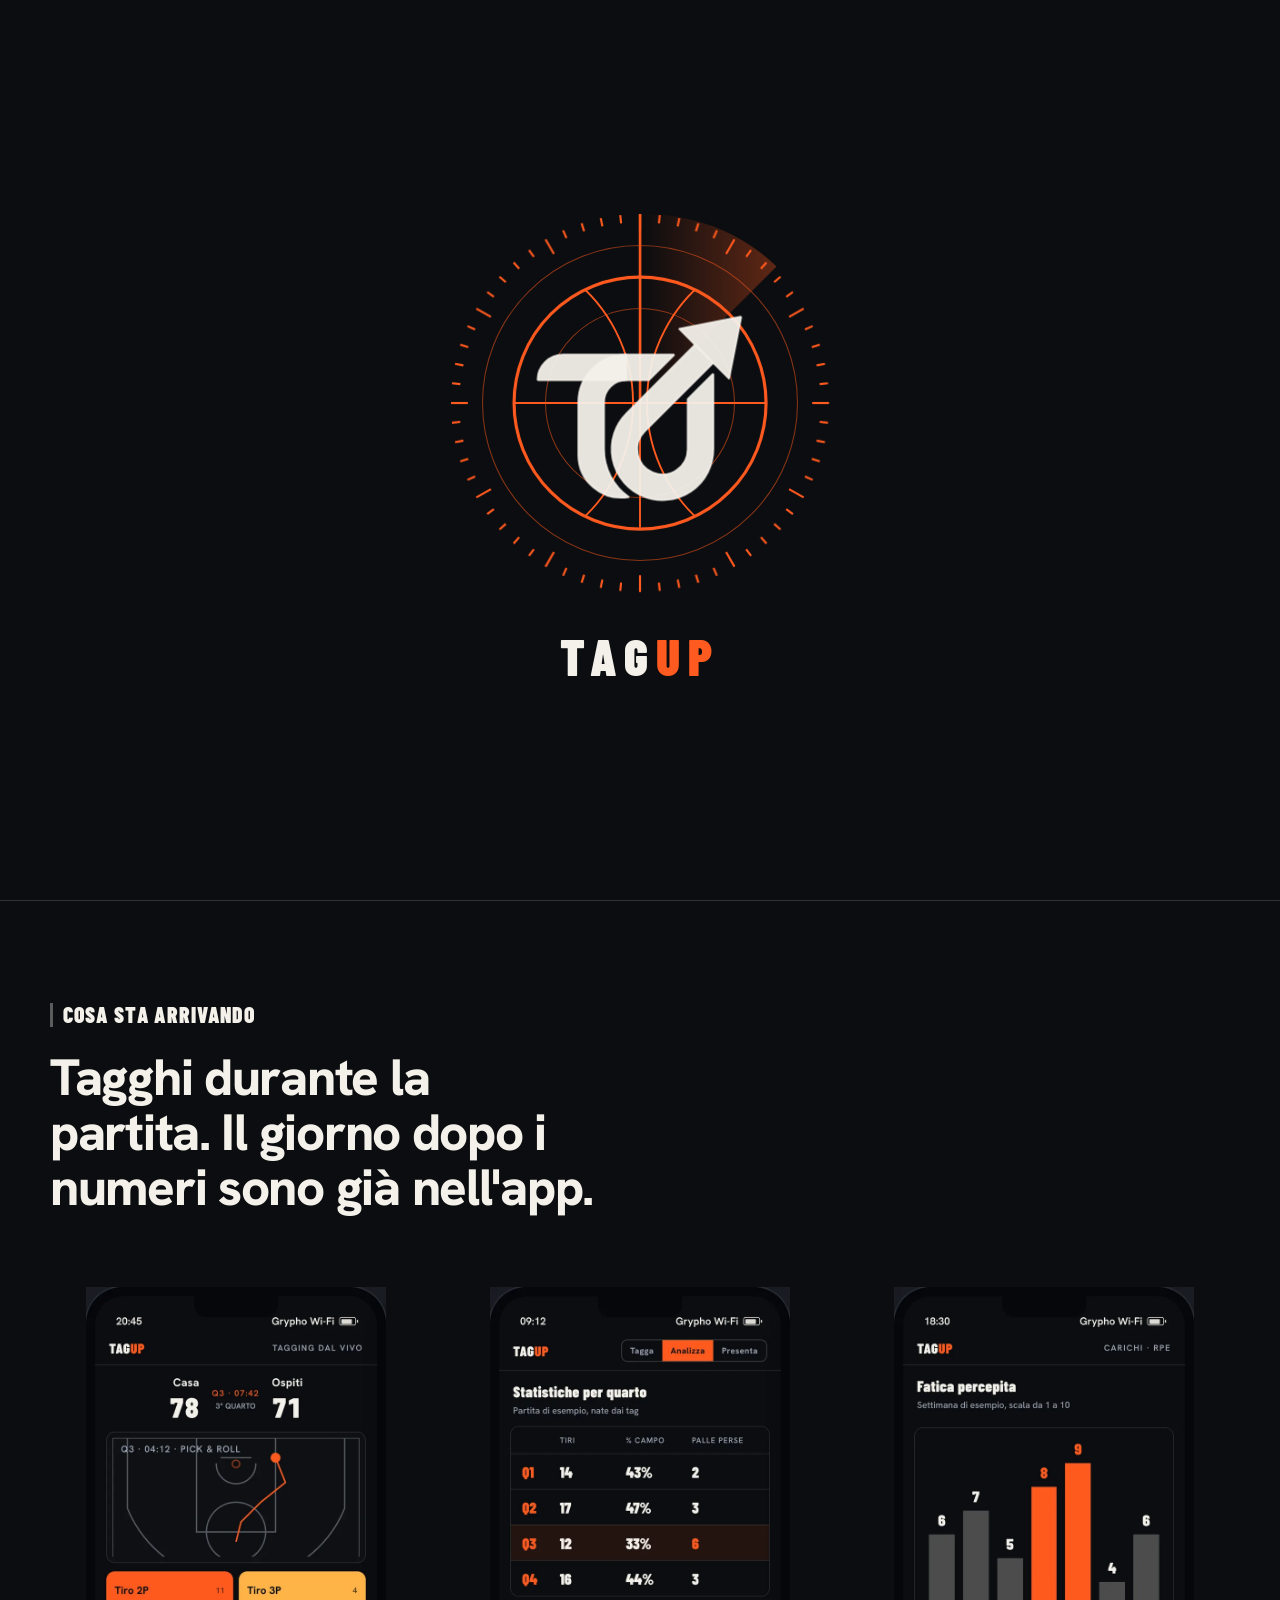
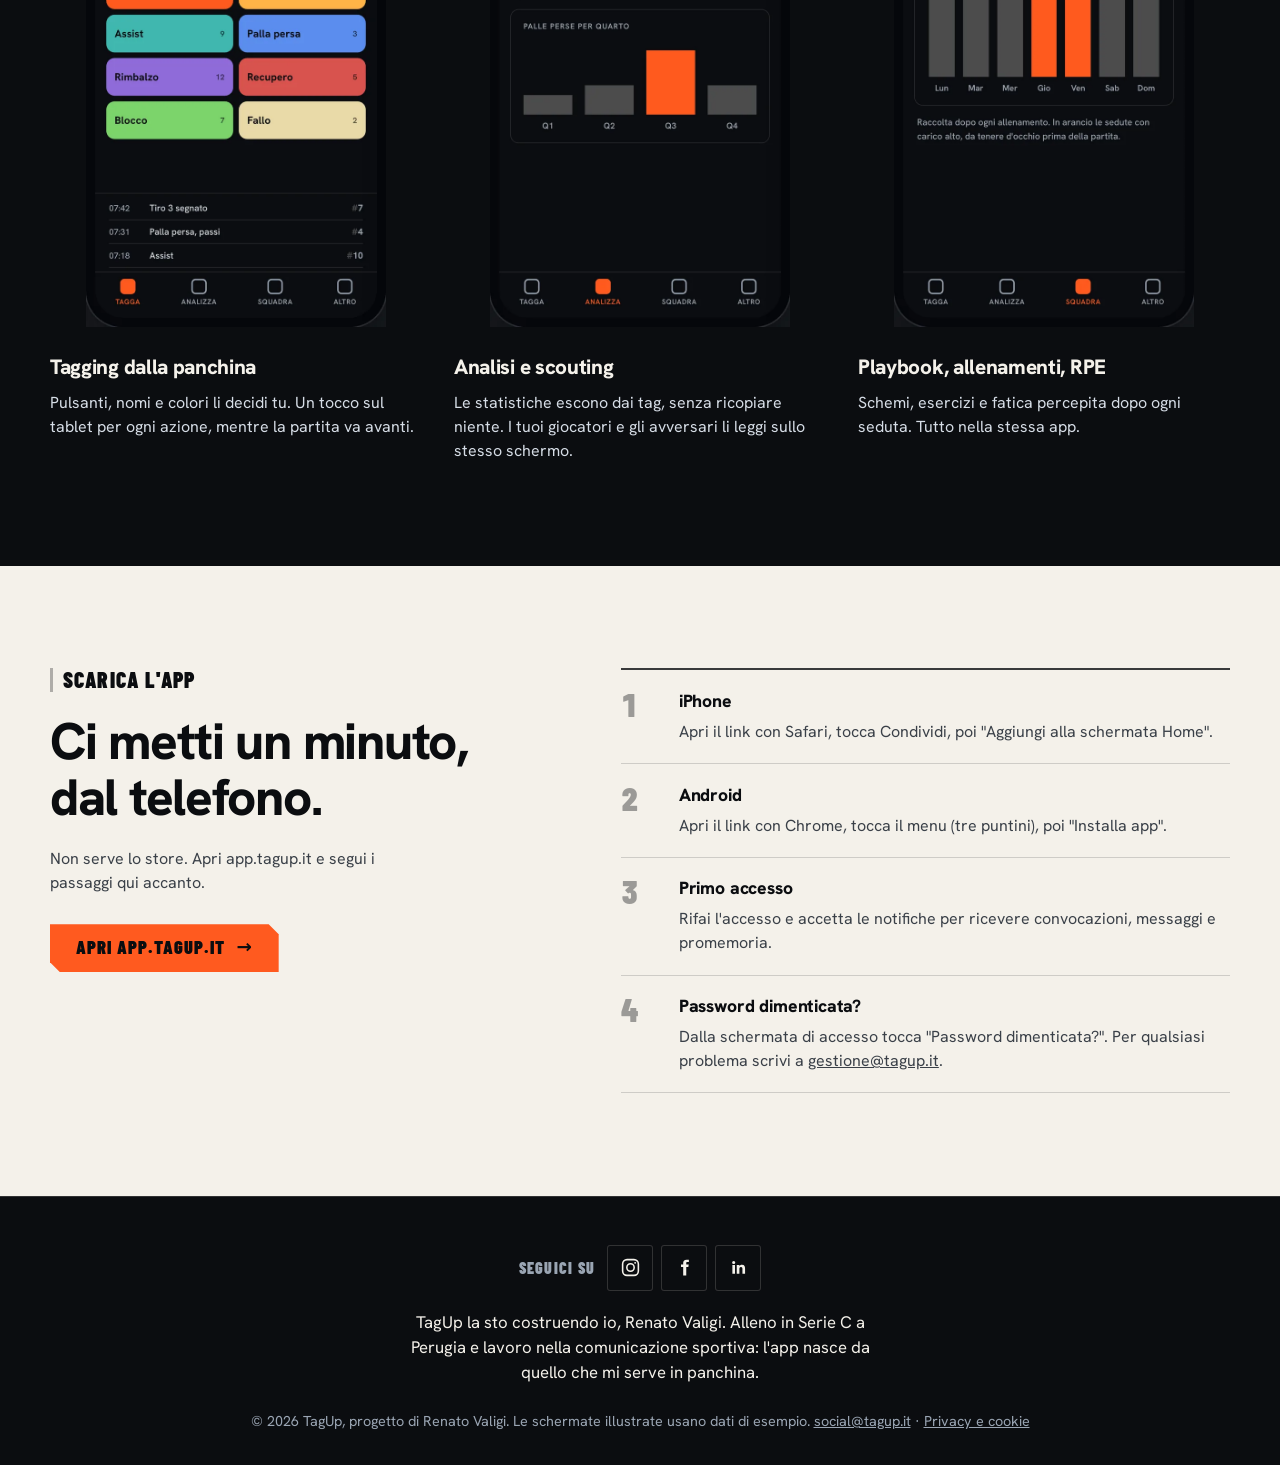
<file: index.html>
<!doctype html><html lang="it"><head><meta charset="utf-8"><meta http-equiv="Content-Security-Policy" content="default-src 'self'; script-src 'self' 'unsafe-inline'; style-src 'self' 'unsafe-inline'; img-src 'self' data:; font-src 'self' data:; media-src 'self' data: blob:; connect-src 'self'; object-src 'none'; base-uri 'self'; form-action 'none'"><meta name="referrer" content="strict-origin-when-cross-origin"><meta name="viewport" content="width=device-width, initial-scale=1, viewport-fit=cover"><title>TagUp | Sports intelligence per il basket italiano</title><meta name="description" content="TagUp è la piattaforma di sports intelligence per il basket italiano: tagging video, analisi, scouting e carichi di lavoro per società e allenatori. L'evoluzione del dato."><meta name="robots" content="index, follow, max-image-preview:large"><link rel="canonical" href="https://tagup.it/"><meta property="og:type" content="website"><meta property="og:locale" content="it_IT"><meta property="og:site_name" content="TagUp"><meta property="og:title" content="TagUp | Sports intelligence per il basket italiano"><meta property="og:description" content="Tagging, analisi, scouting e carichi di lavoro per il basket italiano. L'evoluzione del dato."><meta property="og:url" content="https://tagup.it/"><meta name="twitter:card" content="summary"><script type="application/ld+json">{"@context":"https://schema.org","@type":"Organization","name":"TagUp","url":"https://tagup.it/","logo":"https://tagup.it/assets/img/favicon-512.png","email":"social@tagup.it","description":"Sports intelligence per il basket italiano","sameAs":["https://www.instagram.com/tagup_sportsintelligence","https://www.facebook.com/share/19NBTanJYv/","https://www.linkedin.com/company/145360986/"]}</script><script type="application/ld+json">{"@context":"https://schema.org","@type":"WebSite","name":"TagUp","alternateName":"TagUp Sports Intelligence","url":"https://tagup.it/"}</script><meta name="theme-color" content="#0b0d10"><link rel="icon" href="/favicon.ico" sizes="any"><link rel="icon" type="image/svg+xml" href="/favicon.svg"><link rel="icon" type="image/png" sizes="48x48" href="/assets/img/favicon-48.png"><link rel="icon" type="image/png" sizes="192x192" href="/assets/img/favicon-192.png"><link rel="apple-touch-icon" href="/apple-touch-icon.png"><link rel="stylesheet" href="assets/css/app-fonts.css"><style>:root { --bg: #0b0d10; --ink: #f4f1ea; --mut: #9aa5b3; --or: #ff5a1f; --line: rgba(244,241,234,.16); --pad: max(18px, env(safe-area-inset-left, 0px)); color-scheme: dark; }
* { box-sizing: border-box; }
html { scroll-behavior: smooth; }
body { margin: 0; background: #0b0d10; color: var(--ink); font-family: "Archivo", "Helvetica Neue", Arial, sans-serif; line-height: 1.6; -webkit-font-smoothing: antialiased; overflow-x: clip; }
a { color: inherit; }
.sr { position: absolute; width: 1px; height: 1px; overflow: hidden; clip: rect(0 0 0 0); white-space: nowrap; }
:focus-visible { outline: 2px solid var(--or); outline-offset: 3px; }
.reel { position: relative; height: 100vh; height: 100svh; min-height: min(560px, 100svh); background: #0b0d10; overflow: hidden; }
#reel { position: absolute; inset: 0; width: 100%; height: 100%; display: block; }
.hud-top { position: absolute; z-index: 3; left: 0; right: 0; top: 0; display: flex; justify-content: space-between; align-items: center; padding: 18px var(--pad) 0 var(--pad); padding-right: max(18px, env(safe-area-inset-right, 0px)); }
.brand { display: inline-flex; align-items: center; gap: .6rem; font-weight: 900; font-size: 1.4rem; letter-spacing: .01em; text-decoration: none; text-transform: uppercase; }
.brand b { color: var(--or); } .mark { width: 36px; height: 33px; }
.pill { font-weight: 800; font-size: .72rem; letter-spacing: .2em; text-transform: uppercase; padding: .75rem 1rem; border: 1px solid var(--line); border-radius: 99px; color: var(--ink); background: rgba(6,8,12,.5); backdrop-filter: blur(6px); }
.pill i { display: inline-block; width: 7px; height: 7px; border-radius: 50%; background: var(--or); margin-right: .6rem; animation: pulse 1.6s infinite; }
@keyframes pulse { 50% { opacity: .25; } }
.hud-bot { position: absolute; z-index: 3; left: 0; right: 0; bottom: 0; padding: 0 var(--pad) max(18px, env(safe-area-inset-bottom, 0px)) var(--pad); padding-right: max(18px, env(safe-area-inset-right, 0px)); display: grid; gap: 14px; }
.hud-row { display: flex; justify-content: space-between; align-items: flex-end; gap: 18px; flex-wrap: wrap; }
.hud-l { min-width: 0; max-width: 520px; }
.idx { display: block; font-weight: 700; font-size: .72rem; letter-spacing: .22em; color: var(--mut); font-variant-numeric: tabular-nums; }
.hud-l b { display: block; font-weight: 900; font-size: clamp(1.4rem, 3vw, 2.1rem); text-transform: uppercase; letter-spacing: -.01em; line-height: 1.1; margin: .25rem 0; }
.hud-l p { margin: 0; color: #c8d0da; font-size: .98rem; line-height: 1.45; }
.cta { display: inline-flex; align-items: center; gap: .7rem; min-height: 52px; padding: 0 1.5rem; background: var(--or); color: #0b0f14; font-weight: 800; font-size: .84rem; letter-spacing: .16em; text-transform: uppercase; text-decoration: none; border-radius: 6px; transition: transform .2s, background .2s; }
.cta::after { content: "\2192"; } .cta:hover { background: #ff7a45; transform: translateY(-2px); }
.bar { display: flex; align-items: center; gap: 14px; }
.pp { flex: none; width: 40px; height: 40px; border: 1px solid var(--line); border-radius: 50%; background: rgba(6,8,12,.5); color: var(--ink); cursor: pointer; display: grid; place-items: center; }
.pp:hover { border-color: var(--ink); }
.pp::before { content: ""; width: 12px; height: 14px; border-left: 4px solid currentColor; border-right: 4px solid currentColor; }
.pp.is-paused::before { width: 0; height: 0; border: 0; border-left: 12px solid currentColor; border-top: 8px solid transparent; border-bottom: 8px solid transparent; margin-left: 3px; }
.segs { flex: 1; display: grid; grid-template-columns: 3fr 3fr 3.5fr 3.5fr 2fr; gap: 6px; min-width: 0; }
.segs button { position: relative; height: 22px; padding: 0; border: 0; background: transparent; cursor: pointer; }
.segs button::before { content: ""; position: absolute; left: 0; right: 0; top: 9px; height: 3px; background: var(--line); }
.segs button::after { content: ""; position: absolute; left: 0; right: 0; top: 9px; height: 3px; background: var(--or); transform: scaleX(var(--f, 0)); transform-origin: 0 50%; }
.segs button:hover::before { background: rgba(244,241,234,.4); }
#tc { flex: none; font-weight: 700; font-size: .72rem; letter-spacing: .14em; color: var(--mut); font-variant-numeric: tabular-nums; }
@media (max-width: 620px) { #tc { display: none; } .hud-l p { font-size: .9rem; } .cta { width: 100%; justify-content: center; } .hud-row { align-items: stretch; } .pill { font-size: .62rem; padding: .6rem .8rem; } }
.next { padding: clamp(4rem, 9vw, 7rem) var(--pad); border-top: 1px solid var(--line); background: #090c11; }
.wrap { max-width: 1180px; margin: 0 auto; }
.lab { display: flex; align-items: center; gap: .8rem; font-weight: 800; font-size: .74rem; letter-spacing: .22em; text-transform: uppercase; margin-bottom: 1.2rem; } .lab::before { content: ""; width: 28px; height: 3px; background: var(--or); }
.next h2 { font-weight: 900; text-transform: uppercase; font-size: clamp(2rem, 5vw, 3.6rem); line-height: .98; letter-spacing: -.01em; margin: 0 0 2.5rem; max-width: 16ch; }

.foot { padding: 2rem var(--pad); text-align: center; color: var(--mut); font-size: .9rem; border-top: 1px solid var(--line); background: #0b0d10; }
.foot a { text-decoration: underline; }
@media (prefers-reduced-motion: reduce) { .pill i { animation: none; } html { scroll-behavior: auto; } }

.hud-r { display: flex; align-items: center; gap: 18px; flex-wrap: wrap; }
.soc { display: flex; align-items: center; gap: 12px; }
.soc__t { font-weight: 800; font-size: .72rem; letter-spacing: .2em; text-transform: uppercase; color: var(--mut); }
.soc__l { list-style: none; margin: 0; padding: 0; display: flex; gap: 8px; }
.soc__l a { display: grid; place-items: center; width: 46px; height: 46px; border: 1px solid var(--line); border-radius: 50%; color: var(--ink); background: rgba(6,8,12,.55); backdrop-filter: blur(6px); transition: border-color .2s, color .2s, transform .2s; }
.soc__l a:hover { border-color: var(--or); color: var(--or); transform: translateY(-2px); }
.soc__l svg { width: 21px; height: 21px; }
.soc--f { justify-content: center; margin-bottom: 1.2rem; }
.foot p { margin: 0; }
@media (max-width: 620px) { .hud-r { width: 100%; flex-direction: column; align-items: stretch; gap: 12px; } .hud-r .soc { justify-content: space-between; } }

.hud-l p { min-height: 2.9em; }
@media (max-width: 620px) {
  .hud-r { flex-direction: row; align-items: center; gap: 10px; }
  .hud-r .soc__t { display: none; } .hud-r .soc { flex: none; } .hud-r .cta { flex: 1; width: auto; min-width: 0; padding: 0 1rem; min-height: 46px; }
  .hud-bot { gap: 10px; } .hud-l p { min-height: 0; font-size: .88rem; } .hud-l b { font-size: 1.25rem; }
}
@media (max-height: 520px) { .hud-l p { display: none; } .hud-bot { gap: 8px; } .hud-l b { font-size: 1.2rem; margin: .15rem 0 0; } .pill { padding: .55rem .8rem; } }
@media (max-width: 380px) { .brand { font-size: 1.2rem; } .mark { width: 30px; height: 28px; } }

.app { padding: clamp(4rem, 9vw, 7rem) var(--pad); border-top: 1px solid var(--line); background: #0b0d10; }
.app__in { display: grid; gap: 2.5rem; grid-template-columns: minmax(0, 1fr); max-width: 1100px; margin: 0 auto; }
.app h2 { font-weight: 900; text-transform: uppercase; font-size: clamp(1.9rem, 4.6vw, 3.2rem); line-height: 1; letter-spacing: -.01em; margin: 0 0 1.2rem; }
.app__p { color: var(--mut); margin: 0 0 1.6rem; max-width: 40ch; }
.app__cta { display: inline-flex; width: auto; }
.steps { list-style: none; margin: 0; padding: 0; display: grid; gap: 0; counter-reset: s; min-width: 0; }
.steps li { display: grid; gap: .35rem; padding: 1.2rem 0 1.3rem 0; border-top: 1px solid var(--line); }
.steps li:last-child { border-bottom: 1px solid var(--line); }
.steps b { font-weight: 800; text-transform: uppercase; letter-spacing: .08em; font-size: .85rem; color: var(--or, #ff5a1f); }
.steps span { color: #f4f1ea; line-height: 1.5; overflow-wrap: anywhere; }
.steps a { text-decoration: underline; }
@media (min-width: 860px) { .app__in { grid-template-columns: minmax(0, 5fr) minmax(0, 6fr); gap: 4rem; align-items: start; } }

/* ===== Sistema visivo: sala controllo ===== */
/* token centralizzati: cambiare qui cambia tutto il sito */
:root {
  --bg: #0b0d10; --panel: rgba(18,21,26,.72); --ink: #f4f1ea; --mut: #9aa5b3; --soft: #d6dde6;
  --line: rgba(244,241,234,.16); --line-2: rgba(244,241,234,.34);
  --or: #ff5a1f; --or-t: #ff9a6b; --on-or: #0b0d10;
  --display: "Tagup Display", "Arial Narrow", Impact, sans-serif; --text: "Tagup Text", system-ui, -apple-system, "Segoe UI", sans-serif;
  --cut: polygon(0 0, calc(100% - 10px) 0, 100% 10px, 100% 100%, 10px 100%, 0 calc(100% - 10px));
  --fs-big: clamp(2rem, 5.6vw, 4.4rem); --fs-t: clamp(1.7rem, 3.4vw, 2.5rem);
}
body { font-family: var(--text); font-size: 16px; line-height: 1.5; background: var(--bg); color: var(--ink); }
.reel { background: var(--bg); }
.next, .app, .foot { background: var(--bg); }
.skip-l { position: absolute; left: 12px; top: -60px; z-index: 100000; background: var(--or); color: var(--on-or); font: 400 1.1rem var(--display); letter-spacing: .06em; padding: .7rem 1rem; text-decoration: none; text-transform: uppercase; clip-path: var(--cut); }
.skip-l:focus { top: 12px; }
/* titoli, pulsanti e numeri: display condensato, maiuscolo, niente ombre */
.brand, .hud-l b, .big, .blk h3, .steps b, .ct, .cta, .pill { font-family: var(--display); font-weight: 400; text-transform: uppercase; }
.brand { font-size: 1.7rem; letter-spacing: .02em; line-height: 1.1; }
.hud-l b { font-size: var(--fs-t); line-height: 1.05; letter-spacing: .02em; }
.idx, #tc { font-family: var(--text); font-variant-numeric: tabular-nums; }
/* intestazione di sezione: barra d'accento da 3px, come nell'app */
.ct { display: flex; align-items: center; gap: .6rem; margin: 0 0 1.4rem; font-size: 1.35rem; letter-spacing: .06em; }
.ct::before { content: ""; width: 3px; height: 1.1em; background: var(--or); flex: none; }
.big { margin: 0; font-size: var(--fs-big); line-height: .98; letter-spacing: .01em; max-width: 14ch; text-wrap: balance; }
/* pulsanti: spigoli tagliati, riempimento piatto */
.pill { font-size: 1rem; letter-spacing: .06em; padding: .55rem 1rem; border: 1px solid var(--line); border-radius: 0; clip-path: var(--cut); background: var(--bg); }
.pill i { border-radius: 0; width: 7px; height: 7px; }
.cta { min-height: 48px; padding: 0 1.6rem; font-size: 1.15rem; letter-spacing: .06em; background: var(--or); border: 0; border-radius: 0; color: var(--on-or); clip-path: var(--cut); }
.cta:hover { background: var(--or-t); transform: none; filter: none; }
.cta::after { content: "\2192"; font-family: var(--text); font-weight: 700; }
.soc__l a, .pp { border-radius: 0; background: var(--bg); clip-path: var(--cut); border: 0; box-shadow: inset 0 0 0 1px var(--line); }
.soc__l a { box-shadow: inset 0 0 0 1px var(--line); } .soc__l a:hover { color: var(--or-t); box-shadow: inset 0 0 0 1px var(--or); transform: none; }
.soc__t { font: 400 1rem var(--display); letter-spacing: .08em; text-transform: uppercase; color: var(--mut); }
.hud-l p, .card p, .blk p, .steps span, .app__p { color: var(--soft); }
.hud-l p { font-size: 1rem; }
/* schermate dell'app in miniatura: stessi pannelli, chip e numeri dell'app, dati di esempio */
.next { padding: clamp(3.5rem, 8vw, 7rem) var(--pad); border-top: 1px solid var(--line); }
.blocks { display: grid; gap: 1.25rem; margin-top: clamp(2.5rem, 6vw, 4.5rem); grid-template-columns: minmax(0, 1fr); }
.blk { display: flex; flex-direction: column; gap: .7rem; min-width: 0; }
.blk h3 { margin: .9rem 0 0; font-size: 1.7rem; line-height: 1.05; letter-spacing: .03em; }
.blk p { margin: 0; max-width: 40ch; }
.scr { margin: 0; flex: 1; display: flex; flex-direction: column; gap: .9rem; padding: 1rem 1.1rem 1.2rem; background: var(--panel); border: 1px solid var(--line); border-top: 2px solid var(--line-2); }
.scr__h { display: flex; justify-content: space-between; align-items: center; gap: .6rem; }
.scr__t { display: flex; align-items: center; gap: .55rem; font: 400 1.15rem var(--display); letter-spacing: .06em; text-transform: uppercase; }
.scr__t::before { content: ""; width: 3px; height: 14px; background: var(--or); }
.chip { font: 700 .72rem var(--text); letter-spacing: .06em; padding: .2rem .6rem; border: 1px solid var(--line); color: var(--soft); font-variant-numeric: tabular-nums; white-space: nowrap; }
.kv { font: 400 3.4rem/1 var(--display); font-variant-numeric: tabular-nums; color: var(--or); }
.scr .gl { stroke: var(--line); stroke-width: 1; fill: none; vector-effect: non-scaling-stroke; }
.scr .ln { fill: none; stroke-width: 2; stroke-linejoin: miter; vector-effect: non-scaling-stroke; } .scr .ln.o { stroke: var(--or); } .scr .ln.w { stroke: var(--soft); }
.scr .dt.o { fill: var(--or); } .scr .dt.w { fill: var(--soft); }
.pad { display: grid; grid-template-columns: repeat(4, minmax(0, 1fr)); gap: .5rem; }
.tg { display: flex; flex-direction: column; justify-content: space-between; gap: .5rem; min-height: 4.6rem; padding: .55rem .6rem; border: 1px solid var(--line); background: rgba(244,241,234,.04); clip-path: var(--cut); }
.tg b { font: 400 1.05rem/1.05 var(--display); letter-spacing: .04em; text-transform: uppercase; }
.tg i { font: 400 1.7rem/1 var(--display); font-style: normal; color: var(--mut); font-variant-numeric: tabular-nums; }
.tg.on { background: var(--or); border-color: var(--or); } .tg.on b, .tg.on i { color: var(--on-or); }
.ev { list-style: none; margin: 0; padding: 0; display: grid; }
.ev li { display: grid; grid-template-columns: 3.4rem 1fr auto; gap: .7rem; padding: .5rem 0; border-top: 1px solid var(--line); font-size: .9rem; color: var(--soft); }
.ev time { color: var(--mut); font-variant-numeric: tabular-nums; } .ev b { font: 400 1.05rem var(--display); letter-spacing: .04em; color: var(--ink); }
@media (min-width: 900px) {
  .blocks { grid-template-columns: repeat(12, minmax(0, 1fr)); grid-template-rows: auto auto; column-gap: 1.25rem; row-gap: 1.75rem; }
  .b1 { grid-column: 1 / -1; } .b2 { grid-column: 1 / span 6; } .b3 { grid-column: 7 / span 6; } .b2 .scr, .b3 .scr { flex: 1; }
  .b1 .scr { padding: 1.3rem 1.4rem 1.5rem; } 
  .b1 .tg { min-height: 6.2rem; } .b1 .kv { font-size: 4rem; }
}
@media (max-width: 420px) { .pad { grid-template-columns: repeat(2, minmax(0, 1fr)); } }
/* una sola animazione d'ingresso: le linee dei grafici si tracciano quando entrano in vista */
.js .tr { stroke-dasharray: 1; stroke-dashoffset: 1; }
.js .blk.in .tr { animation: trace 1.2s cubic-bezier(.3,.6,.2,1) forwards; } .js .blk.in .tr:nth-child(odd) { animation-delay: .1s; }
@keyframes trace { to { stroke-dashoffset: 0; } }
/* sezione app: i passi sono davvero una sequenza, quindi numerati */
.app { padding: clamp(3.5rem, 8vw, 7rem) var(--pad); border-top: 1px solid var(--line); }
.app__p { color: var(--soft); margin: 1.4rem 0 1.8rem; max-width: 38ch; }
.steps { counter-reset: s; border-top: 2px solid var(--line); }
.steps li { counter-increment: s; grid-template-columns: 3.2rem minmax(0, 1fr); column-gap: .4rem; padding: 1.1rem 0 1.2rem; border-top: 0; border-bottom: 1px solid var(--line); }
.steps li::before { content: counter(s); grid-row: 1 / span 2; font: 400 2.4rem/1 var(--display); color: var(--or); font-variant-numeric: tabular-nums; }
.steps li:last-child { border-bottom: 1px solid var(--line); }
.steps b { font-size: 1.5rem; letter-spacing: .03em; color: var(--ink); }
.steps span { color: var(--soft); }
.foot { border-top: 1px solid var(--line); font-size: .9rem; color: var(--mut); }
a:hover { color: var(--or-t); }
:focus-visible { outline: 3px solid var(--or); outline-offset: 3px; }
.cta:focus-visible, .pill:focus-visible, .soc__l a:focus-visible, .pp:focus-visible, .skip-l:focus-visible { clip-path: none; }
@media (max-width: 620px) { .brand { font-size: 1.5rem; } }
@media (prefers-reduced-motion: reduce) { .js .tr { stroke-dasharray: none; stroke-dashoffset: 0; } .js .blk.in .tr { animation: none; } }
.next .ct, .app .ct { max-width: none; font-size: 1.35rem; line-height: 1.1; letter-spacing: .06em; margin: 0 0 1.4rem; text-transform: uppercase; }
.app__in { max-width: 1180px; }

/* ===== componenti dell'app: display a 7 segmenti, barre a celle, numeri a contorno ===== */
.dgs { display: inline-flex; gap: 6px; align-items: flex-end; }
.dg { width: 38px; height: 66px; display: grid; place-items: center; padding: 7px; background: rgba(244,241,234,.03); border: 1px solid var(--line); color: var(--or); }
.dg svg { width: 100%; height: 100%; display: block; transform: skewX(-5deg); } .dg .s { fill: currentColor; opacity: .09; } .dg .s.on { opacity: 1; }
.lose .dg { color: var(--mut); } .dgs .pt { width: 7px; height: 7px; background: var(--or); align-self: flex-end; margin-bottom: 4px; }
.score { display: flex; align-items: flex-end; justify-content: space-between; gap: .8rem; }
.score > div { display: grid; gap: .45rem; } .score small, .scr__d small { font: 500 .8rem var(--text); color: var(--mut); }
.score em { font: 500 .8rem var(--text); font-style: normal; color: var(--mut); padding-bottom: 1.4rem; }
.scr__d { display: flex; align-items: flex-end; gap: 1rem; flex-wrap: wrap; } .scr__d small { padding-bottom: .3rem; max-width: 16ch; line-height: 1.25; }
.scr__d .dg { width: 46px; height: 80px; }
.pm { display: grid; grid-template-columns: 6.2rem minmax(0, 1fr) 2.6rem; align-items: center; gap: .7rem; font: 500 .9rem var(--text); color: var(--soft); }
.pm b { font: 900 1.8rem/1 var(--display); color: var(--ink); text-align: right; font-variant-numeric: tabular-nums; }
.sb { display: grid; grid-template-columns: repeat(12, 1fr); gap: 3px; height: 10px; } .sb i { background: var(--line-2); opacity: .55; } .sb i.on { background: var(--or); opacity: 1; }
.eqw { display: grid; grid-template-columns: repeat(10, 1fr); gap: 5px; align-items: end; }
.eqc { display: flex; flex-direction: column-reverse; gap: 3px; } .eqc i { height: 6px; background: var(--line-2); opacity: .5; } .eqc i.on { background: var(--soft); opacity: 1; } .eqc.hot i.on { background: var(--or); }
.ev b.jn { font: 900 1.5rem/1 var(--display); color: transparent; -webkit-text-stroke: 1.3px var(--or); letter-spacing: .02em; min-width: 2ch; text-align: right; }
.tg i { color: var(--soft); } .tg b { font-size: 1.1rem; } .tg i { font-size: 2.1rem; }
.tg.on { box-shadow: none; }
.scr { background: rgba(18,21,26,.82); }

/* ===== Passata "meno uniforme": titoli in frase, un solo accento per schermata, una sezione chiara ===== */
:root { --carta: #f4f1ea; --brace: #b8402a; }
/* titoli che si leggono come frasi: il maiuscolo condensato resta a marchio, etichette e pulsanti */
.hud-l b, .big, .blk h3, .steps b { font-family: var(--text); font-weight: 800; text-transform: none; letter-spacing: -.015em; }
.hud-l b { font-size: clamp(1.3rem, 2.6vw, 1.9rem); line-height: 1.15; }
.big { font-size: clamp(1.8rem, 4.2vw, 3.2rem); line-height: 1.08; max-width: 20ch; letter-spacing: -.025em; }
.blk h3 { font-size: 1.3rem; line-height: 1.2; margin-top: 1rem; }
.blk p { max-width: 46ch; }
.steps b { font-size: 1.1rem; letter-spacing: -.01em; }
/* spigoli tagliati solo sul pulsante principale */
.pill, .soc__l a, .pp, .tg, .skip-l { clip-path: none; border-radius: 3px; }
.pill { font: 600 .8rem var(--text); text-transform: none; letter-spacing: 0; color: var(--soft); padding: .45rem .8rem; }
.pill i { animation: none; background: var(--mut); border-radius: 50%; }
/* arancione: una cosa per schermata */
.ct::before { background: var(--line-2); } .scr__t::before { content: none; }
.segs button::after { background: var(--ink); }
.s1 .dg, .s3 .dg { color: var(--ink); } .s1 .lose .dg { color: var(--mut); } .s3 .pt { background: var(--ink); }
.sb i.on { background: var(--soft); }
.ev b.jn { font: 700 .9rem var(--text); color: var(--soft); -webkit-text-stroke: 0; letter-spacing: 0; } .ev b.jn::before { content: "#"; color: var(--mut); font-weight: 500; }
.scr { border-top-width: 1px; }
/* blocchi di peso diverso */
@media (min-width: 900px) { .b2 { grid-column: 1 / span 7; } .b3 { grid-column: 8 / span 5; } }
/* sezione chiara: carta, inchiostro scuro */
.app { background: var(--carta); color: #0b0d10; border-top: 0; }
.app .ct::before { background: rgba(11,13,16,.3); }
.app .app__p, .app .steps span { color: #3a4048; }
.app .steps { border-top: 2px solid rgba(11,13,16,.8); } .app .steps li, .app .steps li:last-child { border-bottom: 1px solid rgba(11,13,16,.16); }
.app .steps li::before { color: rgba(11,13,16,.38); font-size: 2rem; }
.app .steps b { color: #0b0d10; }
.app a:hover { color: var(--brace); } .app .cta:hover { color: var(--on-or); }
.app :focus-visible { outline-color: #0b0d10; }
/* chi c'è dietro */
.foot { padding: 3rem var(--pad) 2rem; }
.foot .who { max-width: 52ch; margin: 0 auto 1.6rem; color: var(--ink); font-size: 1.05rem; line-height: 1.5; text-wrap: pretty; }

/* ===== schermate app in formato telefono (immagini reali con dati di esempio) ===== */
.blocks { grid-template-columns: minmax(0,1fr); }
.shot { margin: 0; display: flex; justify-content: center; }
.shot img { width: 100%; max-width: 300px; height: auto; display: block; }
@media (min-width: 760px) {
  .blocks { grid-template-columns: repeat(3, minmax(0,1fr)); align-items: start; column-gap: 2rem; row-gap: 0; }
  .b1, .b2, .b3 { grid-column: auto; }
  .blk { align-items: stretch; }
}
.blk { text-align: left; }
.blk h3 { margin-top: 1.1rem; }
</style></head><body><a class="skip-l" href="#main">Vai ai contenuti</a><div id="tgjv" aria-hidden="true">
<svg viewBox="0 0 400 400" aria-hidden="true"><defs><linearGradient id="rg3" x1="0" y1="0" x2="1" y2="0"><stop offset="0" stop-color="#ff5a1f" stop-opacity="0"/><stop offset="1" stop-color="#ff5a1f" stop-opacity=".35"/></linearGradient><clipPath id="rc3"><circle cx="200" cy="200" r="120"/></clipPath></defs><g class="hud"><circle class="rrg" cx="200" cy="200" r="150"/><circle class="rrg" cx="200" cy="200" r="90"/><line class="rtk" x1="364.0" y1="200.0" x2="380.0" y2="200.0" style="animation-delay:0.10s"/><line class="rtk" x1="371.1" y1="218.0" x2="379.0" y2="218.8" style="animation-delay:0.12s"/><line class="rtk" x1="368.2" y1="235.8" x2="376.1" y2="237.4" style="animation-delay:0.14s"/><line class="rtk" x1="363.6" y1="253.2" x2="371.2" y2="255.6" style="animation-delay:0.16s"/><line class="rtk" x1="357.1" y1="270.0" x2="364.4" y2="273.2" style="animation-delay:0.18s"/><line class="rtk" x1="342.0" y1="282.0" x2="355.9" y2="290.0" style="animation-delay:0.20s"/><line class="rtk" x1="339.2" y1="301.1" x2="345.6" y2="305.8" style="animation-delay:0.22s"/><line class="rtk" x1="327.8" y1="315.1" x2="333.8" y2="320.4" style="animation-delay:0.24s"/><line class="rtk" x1="315.1" y1="327.8" x2="320.4" y2="333.8" style="animation-delay:0.26s"/><line class="rtk" x1="301.1" y1="339.2" x2="305.8" y2="345.6" style="animation-delay:0.28s"/><line class="rtk" x1="282.0" y1="342.0" x2="290.0" y2="355.9" style="animation-delay:0.30s"/><line class="rtk" x1="270.0" y1="357.1" x2="273.2" y2="364.4" style="animation-delay:0.32s"/><line class="rtk" x1="253.2" y1="363.6" x2="255.6" y2="371.2" style="animation-delay:0.34s"/><line class="rtk" x1="235.8" y1="368.2" x2="237.4" y2="376.1" style="animation-delay:0.36s"/><line class="rtk" x1="218.0" y1="371.1" x2="218.8" y2="379.0" style="animation-delay:0.38s"/><line class="rtk" x1="200.0" y1="364.0" x2="200.0" y2="380.0" style="animation-delay:0.40s"/><line class="rtk" x1="182.0" y1="371.1" x2="181.2" y2="379.0" style="animation-delay:0.42s"/><line class="rtk" x1="164.2" y1="368.2" x2="162.6" y2="376.1" style="animation-delay:0.44s"/><line class="rtk" x1="146.8" y1="363.6" x2="144.4" y2="371.2" style="animation-delay:0.46s"/><line class="rtk" x1="130.0" y1="357.1" x2="126.8" y2="364.4" style="animation-delay:0.48s"/><line class="rtk" x1="118.0" y1="342.0" x2="110.0" y2="355.9" style="animation-delay:0.50s"/><line class="rtk" x1="98.9" y1="339.2" x2="94.2" y2="345.6" style="animation-delay:0.52s"/><line class="rtk" x1="84.9" y1="327.8" x2="79.6" y2="333.8" style="animation-delay:0.54s"/><line class="rtk" x1="72.2" y1="315.1" x2="66.2" y2="320.4" style="animation-delay:0.56s"/><line class="rtk" x1="60.8" y1="301.1" x2="54.4" y2="305.8" style="animation-delay:0.58s"/><line class="rtk" x1="58.0" y1="282.0" x2="44.1" y2="290.0" style="animation-delay:0.60s"/><line class="rtk" x1="42.9" y1="270.0" x2="35.6" y2="273.2" style="animation-delay:0.62s"/><line class="rtk" x1="36.4" y1="253.2" x2="28.8" y2="255.6" style="animation-delay:0.64s"/><line class="rtk" x1="31.8" y1="235.8" x2="23.9" y2="237.4" style="animation-delay:0.66s"/><line class="rtk" x1="28.9" y1="218.0" x2="21.0" y2="218.8" style="animation-delay:0.68s"/><line class="rtk" x1="36.0" y1="200.0" x2="20.0" y2="200.0" style="animation-delay:0.70s"/><line class="rtk" x1="28.9" y1="182.0" x2="21.0" y2="181.2" style="animation-delay:0.72s"/><line class="rtk" x1="31.8" y1="164.2" x2="23.9" y2="162.6" style="animation-delay:0.74s"/><line class="rtk" x1="36.4" y1="146.8" x2="28.8" y2="144.4" style="animation-delay:0.76s"/><line class="rtk" x1="42.9" y1="130.0" x2="35.6" y2="126.8" style="animation-delay:0.78s"/><line class="rtk" x1="58.0" y1="118.0" x2="44.1" y2="110.0" style="animation-delay:0.80s"/><line class="rtk" x1="60.8" y1="98.9" x2="54.4" y2="94.2" style="animation-delay:0.82s"/><line class="rtk" x1="72.2" y1="84.9" x2="66.2" y2="79.6" style="animation-delay:0.84s"/><line class="rtk" x1="84.9" y1="72.2" x2="79.6" y2="66.2" style="animation-delay:0.86s"/><line class="rtk" x1="98.9" y1="60.8" x2="94.2" y2="54.4" style="animation-delay:0.88s"/><line class="rtk" x1="118.0" y1="58.0" x2="110.0" y2="44.1" style="animation-delay:0.90s"/><line class="rtk" x1="130.0" y1="42.9" x2="126.8" y2="35.6" style="animation-delay:0.92s"/><line class="rtk" x1="146.8" y1="36.4" x2="144.4" y2="28.8" style="animation-delay:0.94s"/><line class="rtk" x1="164.2" y1="31.8" x2="162.6" y2="23.9" style="animation-delay:0.96s"/><line class="rtk" x1="182.0" y1="28.9" x2="181.2" y2="21.0" style="animation-delay:0.98s"/><line class="rtk" x1="200.0" y1="36.0" x2="200.0" y2="20.0" style="animation-delay:1.00s"/><line class="rtk" x1="218.0" y1="28.9" x2="218.8" y2="21.0" style="animation-delay:1.02s"/><line class="rtk" x1="235.8" y1="31.8" x2="237.4" y2="23.9" style="animation-delay:1.04s"/><line class="rtk" x1="253.2" y1="36.4" x2="255.6" y2="28.8" style="animation-delay:1.06s"/><line class="rtk" x1="270.0" y1="42.9" x2="273.2" y2="35.6" style="animation-delay:1.08s"/><line class="rtk" x1="282.0" y1="58.0" x2="290.0" y2="44.1" style="animation-delay:1.10s"/><line class="rtk" x1="301.1" y1="60.8" x2="305.8" y2="54.4" style="animation-delay:1.12s"/><line class="rtk" x1="315.1" y1="72.2" x2="320.4" y2="66.2" style="animation-delay:1.14s"/><line class="rtk" x1="327.8" y1="84.9" x2="333.8" y2="79.6" style="animation-delay:1.16s"/><line class="rtk" x1="339.2" y1="98.9" x2="345.6" y2="94.2" style="animation-delay:1.18s"/><line class="rtk" x1="342.0" y1="118.0" x2="355.9" y2="110.0" style="animation-delay:1.20s"/><line class="rtk" x1="357.1" y1="130.0" x2="364.4" y2="126.8" style="animation-delay:1.22s"/><line class="rtk" x1="363.6" y1="146.8" x2="371.2" y2="144.4" style="animation-delay:1.24s"/><line class="rtk" x1="368.2" y1="164.2" x2="376.1" y2="162.6" style="animation-delay:1.26s"/><line class="rtk" x1="371.1" y1="182.0" x2="379.0" y2="181.2" style="animation-delay:1.28s"/><g class="rsw"><path d="M200 200L200 20A180 180 0 0 1 330 70Z" fill="url(#rg3)"/><line x1="200" y1="200" x2="200" y2="20" stroke="#ff5a1f" stroke-width="2.5"/></g><circle class="rbl" cx="200" cy="200" r="120"/><g clip-path="url(#rc3)"><path class="rsm" d="M200 70V330M70 200H330M136 82A150 150 0 0 1 136 318M264 82A150 150 0 0 0 264 318"/></g></g><g transform="translate(200 204) scale(.42) translate(-295 -410)"><path class="lp" pathLength="1" d="M62.80 348.6A58 58 0 0 1 120.80 290.6H263.80V348.6Z"/><path class="lp" pathLength="1" d="M373.03 290.6H263.80A108.5 108.5 0 0 0 155.30 399.10V517.5A97.51 97.51 0 0 0 269.32 613.60A132.70 132.70 0 0 1 213.30 505.30V399.10A50.5 50.5 0 0 1 263.80 348.6H315.03Z"/><path class="lp" pathLength="1" d="M461.20 333.81V505.3A115.2 115.2 0 1 1 264.54 423.84L420.07 268.31L461.01 309.25L305.48 464.78A57.3 57.3 0 1 0 403.30 505.30V391.71Z"/><path class="lp" pathLength="1" d="M524.64 204.68L496.97 345.21L440.54 288.78L384.11 232.35Z"/></g></svg>
<div class="tgjv-nm">Tag<b>Up</b></div>
</div>
<style>
#tgjv{position:fixed;inset:0;z-index:99999;background:#0b0d10;display:none;flex-direction:column;align-items:center;justify-content:center;gap:18px;padding-bottom:3vh;cursor:pointer;overflow:hidden}
#tgjv.on{display:flex}
#tgjv.out{animation:tgjvout .5s ease-in forwards}
#tgjv svg{width:min(70vmin,420px);height:auto;overflow:visible}
#tgjv .tgjv-nm{font:900 clamp(30px,7.5vw,50px)/1 "Tagup Display","Arial Narrow",system-ui,sans-serif;letter-spacing:.16em;text-transform:uppercase;color:#f4f1ea;opacity:0;animation:tgjvo .5s 1.5s forwards}
#tgjv .rrg{fill:none;stroke:#ff5a1f;stroke-width:1;opacity:.5}
#tgjv .rtk{stroke:#ff5a1f;stroke-width:2;opacity:0;animation:tgjvo .6s .2s forwards}
#tgjv .rsw{transform-origin:200px 200px;animation:tgjvsp 1.6s .1s linear 2}
#tgjv .rbl{fill:none;stroke:#ff5a1f;stroke-width:3;opacity:0;animation:tgjvo .3s .5s forwards}
#tgjv .rsm{fill:none;stroke:#ff5a1f;stroke-width:1.8;opacity:0;animation:tgjvo .3s .8s forwards}
#tgjv .lp{fill:rgba(255,90,31,0);stroke:#ff5a1f;stroke-width:4;stroke-linejoin:round;stroke-dasharray:1;stroke-dashoffset:1;animation:tgjvd 1s .9s forwards,tgjvlf .4s 1.8s forwards}
#tgjv .tgjv-nm b{color:#ff5a1f}html.tgjv-lock{overflow:hidden}
#tgjv .hud,#tgjv .tgjv-nm{transition:opacity .35s ease-out}
#tgjv.fly{background:transparent;pointer-events:none;transition:background .35s ease-out;cursor:default}
#tgjv.fly .hud,#tgjv.fly .tgjv-nm{opacity:0!important}
#tgjv svg{transition:transform .8s cubic-bezier(.65,0,.2,1),opacity .25s ease-out}
#tgjv.land svg{opacity:0}
html.tgjv-brand .brand .mark{opacity:0}.brand .mark{transition:opacity .25s ease-out}
@keyframes tgjvo{to{opacity:1}}@keyframes tgjvd{to{stroke-dashoffset:0}}@keyframes tgjvsp{to{transform:rotate(360deg)}}
@keyframes tgjvlf{to{fill:rgba(244,241,234,.95);stroke:rgba(244,241,234,.95)}}@keyframes tgjvout{to{opacity:0}}
@media (prefers-reduced-motion:reduce){#tgjv{display:none!important}}
</style>
<script>
(function(){
  var el=document.getElementById('tgjv');if(!el)return;
  var rilascia=function(){window.__tgjvHold=false;document.documentElement.classList.remove('tgjv-lock');if(window.__reelRelease)window.__reelRelease()};
  try{if(matchMedia('(prefers-reduced-motion: reduce)').matches)return}catch(e){}
  window.__tgjvHold=true;document.documentElement.classList.add('tgjv-lock','tgjv-brand');
  var AC=window.AudioContext||window.webkitAudioContext,ctx=null,vivo=false,pend=false,t0=0,nb=null,to=0;
  var EV=['pointerup','touchend','click','keydown'];
  function audio(){if(!AC)return null;if(!ctx){try{ctx=new AC()}catch(e){return null}}return ctx}
  function sblocca(){var c=audio();if(c&&c.state==='suspended'){try{c.resume()}catch(e){}}}
  EV.forEach(function(ev){addEventListener(ev,sblocca,{passive:true,capture:true})});
  function rumore(c){if(nb&&nb.sampleRate===c.sampleRate)return nb;nb=c.createBuffer(1,Math.floor(c.sampleRate*.08),c.sampleRate);var d=nb.getChannelData(0);for(var i=0;i<d.length;i++)d[i]=Math.random()*2-1;return nb}
  function clack(m,at,f,v,dur){dur=dur||.03;var c=ctx,s=c.createBufferSource();s.buffer=rumore(c);var bp=c.createBiquadFilter();bp.type='bandpass';bp.frequency.value=f;bp.Q.value=4;var g=c.createGain();g.gain.setValueAtTime(0,at);g.gain.linearRampToValueAtTime(v,at+.002);g.gain.exponentialRampToValueAtTime(.001,at+dur);s.connect(bp);bp.connect(g);g.connect(m);s.start(at);s.stop(at+dur+.03);
    var q=c.createOscillator(),qg=c.createGain();q.type='triangle';q.frequency.setValueAtTime(f/8,at);q.frequency.exponentialRampToValueAtTime(70,at+.035);qg.gain.setValueAtTime(v*.55,at);qg.gain.exponentialRampToValueAtTime(.001,at+.04);q.connect(qg);qg.connect(m);q.start(at);q.stop(at+.06)}
  function thud(m,k,f0,f1,v,len){var c=ctx,o=c.createOscillator(),g=c.createGain();o.type='sine';o.frequency.setValueAtTime(f0,k);o.frequency.exponentialRampToValueAtTime(f1,k+len*.7);g.gain.setValueAtTime(v,k);g.gain.exponentialRampToValueAtTime(.001,k+len);o.connect(g);g.connect(m);o.start(k);o.stop(k+len+.05);
    var s=c.createBufferSource();s.buffer=rumore(c);var lp=c.createBiquadFilter();lp.type='lowpass';lp.frequency.value=900;var g2=c.createGain();g2.gain.setValueAtTime(v*.8,k);g2.gain.exponentialRampToValueAtTime(.001,k+.06);s.connect(lp);lp.connect(g2);g2.connect(m);s.start(k);s.stop(k+.08)}
  function whirr(m,t,len,f0,f1,v,type,cut){var c=ctx,w=c.createOscillator(),f=c.createBiquadFilter(),g=c.createGain();w.type=type||'sawtooth';w.frequency.setValueAtTime(f0,t);w.frequency.exponentialRampToValueAtTime(f1,t+len);f.type='lowpass';f.frequency.value=cut||900;g.gain.setValueAtTime(0,t);g.gain.linearRampToValueAtTime(v,t+len*.25);g.gain.linearRampToValueAtTime(0,t+len+.05);w.connect(f);f.connect(g);g.connect(m);w.start(t);w.stop(t+len+.1)}
  /* suono: orologio meccanico, ticchettio che si infittisce e chiusura leggera */
  function suona(){
    var c=audio();if(!c||c.state!=='running')return;
    var t=c.currentTime+.04,m=c.createGain();m.gain.value=.5;var cp=c.createDynamicsCompressor();m.connect(cp);cp.connect(c.destination);
    var at=t,dt=.16,i,k;for(i=0;i<16;i++){clack(m,at,i%2?4200:3200,.55,.012);at+=dt;dt=Math.max(.04,dt*.88)}
    whirr(m,t+.3,.7,300,900,.05,'triangle',1800);
    k=at+.02;clack(m,k,2600,.8,.04);thud(m,k,420,150,.45,.18);
  }
  var fl=false;
  function chiudi(){
    if(fl)return;clearTimeout(to);vivo=false;fl=true;
    var svg=el.querySelector('svg'),lg=svg.querySelector('g[transform]'),mk=document.querySelector('.brand .mark');
    rilascia();
    if(!mk||!lg||!svg.getBoundingClientRect){el.classList.add('out');setTimeout(function(){el.classList.remove('on','out');el.setAttribute('aria-hidden','true');fl=false;document.documentElement.classList.remove('tgjv-brand')},500);return}
    var s=svg.getBoundingClientRect(),l=lg.getBoundingClientRect(),m=mk.getBoundingClientRect();
    var lx=l.left+l.width/2,ly=l.top+l.height/2,mx=m.left+m.width/2,my=m.top+m.height/2,k=m.width/l.width;
    svg.style.transformOrigin=(lx-s.left)+'px '+(ly-s.top)+'px';
    el.classList.add('fly');
    requestAnimationFrame(function(){requestAnimationFrame(function(){svg.style.transform='translate('+(mx-lx)+'px,'+(my-ly)+'px) scale('+k+')'})});
    setTimeout(function(){document.documentElement.classList.remove('tgjv-brand');el.classList.add('land')},760);
    setTimeout(function(){el.classList.remove('on','fly','land');el.setAttribute('aria-hidden','true');svg.style.transform='';svg.style.transformOrigin='';fl=false},1100);
  }
  function parti(){
    if(vivo)return;pend=false;vivo=true;t0=Date.now();
    fl=false;el.classList.remove('out','fly','land');el.classList.add('on');el.setAttribute('aria-hidden','false');
    sblocca();suona();to=setTimeout(chiudi,3600);
  }
  el.addEventListener('click',function(){if(Date.now()-t0<800||fl)return;chiudi()});
  function aspetta(){
    if(pend)return;pend=true;
    var f=function(){EV.forEach(function(ev){removeEventListener(ev,f,true)});if(!pend)return;sblocca();parti()};
    EV.forEach(function(ev){addEventListener(ev,f,{capture:true})});
  }
  function auto(){
    parti();var c=audio();
    if(c&&c.state!=='running'){var f=function(){EV.forEach(function(ev){removeEventListener(ev,f,true)});if(vivo&&Date.now()-t0<2500){sblocca();setTimeout(suona,60)}};EV.forEach(function(ev){addEventListener(ev,f,{capture:true})})}
  }
  if(document.readyState==='loading')document.addEventListener('DOMContentLoaded',auto);else auto();
})();
</script><svg width="0" height="0" style="position:absolute" aria-hidden="true" focusable="false"><defs><marker id="ah" viewBox="0 0 10 10" refX="8" refY="5" markerWidth="5" markerHeight="5" orient="auto-start-reverse"><path d="M0 0L10 5L0 10z" fill="#ff2929"/></marker><marker id="ay" viewBox="0 0 10 10" refX="8" refY="5" markerWidth="5" markerHeight="5" orient="auto-start-reverse"><path d="M0 0L10 5L0 10z" fill="#fbff12"/></marker><clipPath id="clip-0"> <path clip-rule="nonzero" d="M 0.78125 0 L 1199.21875 0 L 1199.21875 674.121094 L 0.78125 674.121094 Z M 0.78125 0 "/> </clipPath><clipPath id="clip-1"> <path clip-rule="nonzero" d="M 202 346.644531 L 256.222656 346.644531 L 256.222656 422 L 202 422 Z M 202 346.644531 "/> </clipPath><clipPath id="clip-2"> <path clip-rule="evenodd" d="M 250.289062 376.53125 L 256.144531 346.789062 L 226.40625 352.644531 L 234.015625 360.257812 L 201.101562 393.171875 C 198.222656 396.050781 196.191406 399.4375 195.011719 403.332031 C 193.828125 407.226562 193.632812 411.171875 194.429688 415.164062 C 195.222656 419.15625 196.910156 422.726562 199.496094 425.875 C 202.078125 429.023438 205.25 431.375 209.011719 432.933594 C 212.769531 434.492188 216.675781 435.070312 220.730469 434.671875 C 224.78125 434.273438 228.5 432.941406 231.882812 430.679688 C 235.269531 428.417969 237.921875 425.492188 239.839844 421.902344 C 241.757812 418.3125 242.71875 414.480469 242.71875 410.410156 L 242.71875 374.117188 L 230.464844 386.371094 L 230.464844 410.410156 C 230.464844 412.433594 229.988281 414.339844 229.035156 416.125 C 228.078125 417.910156 226.761719 419.367188 225.074219 420.492188 C 223.390625 421.617188 221.542969 422.277344 219.527344 422.476562 C 217.511719 422.675781 215.570312 422.386719 213.699219 421.609375 C 211.828125 420.835938 210.25 419.667969 208.964844 418.101562 C 207.679688 416.535156 206.839844 414.761719 206.445312 412.773438 C 206.050781 410.789062 206.148438 408.828125 206.734375 406.890625 C 207.324219 404.949219 208.332031 403.265625 209.765625 401.835938 L 242.679688 368.917969 Z M 250.289062 376.53125 "/> </clipPath><clipPath id="clip-3"> <path clip-rule="nonzero" d="M 202 346.644531 L 256.222656 346.644531 L 256.222656 423 L 202 423 Z M 202 346.644531 "/> </clipPath><clipPath id="clip-4"> <path clip-rule="evenodd" d="M 250.289062 376.53125 L 256.144531 346.789062 L 226.40625 352.644531 L 234.015625 360.257812 L 201.101562 393.171875 C 198.222656 396.050781 196.191406 399.4375 195.011719 403.332031 C 193.828125 407.226562 193.632812 411.171875 194.429688 415.164062 C 195.222656 419.15625 196.910156 422.726562 199.496094 425.875 C 202.078125 429.023438 205.25 431.375 209.011719 432.933594 C 212.769531 434.492188 216.675781 435.070312 220.730469 434.671875 C 224.78125 434.273438 228.5 432.941406 231.882812 430.679688 C 235.269531 428.417969 237.921875 425.492188 239.839844 421.902344 C 241.757812 418.3125 242.71875 414.480469 242.71875 410.410156 L 242.71875 374.117188 L 230.464844 386.371094 L 230.464844 410.410156 C 230.464844 412.433594 229.988281 414.339844 229.035156 416.125 C 228.078125 417.910156 226.761719 419.367188 225.074219 420.492188 C 223.390625 421.617188 221.542969 422.277344 219.527344 422.476562 C 217.511719 422.675781 215.570312 422.386719 213.699219 421.609375 C 211.828125 420.835938 210.25 419.667969 208.964844 418.101562 C 207.679688 416.535156 206.839844 414.761719 206.445312 412.773438 C 206.050781 410.789062 206.148438 408.828125 206.734375 406.890625 C 207.324219 404.949219 208.332031 403.265625 209.765625 401.835938 L 242.679688 368.917969 Z M 250.289062 376.53125 "/> </clipPath><clipPath id="clip-5"> <path clip-rule="nonzero" d="M 858 286.722656 L 912.367188 286.722656 L 912.367188 363 L 858 363 Z M 858 286.722656 "/> </clipPath><clipPath id="clip-6"> <path clip-rule="evenodd" d="M 906.433594 316.609375 L 912.289062 286.867188 L 882.550781 292.722656 L 890.160156 300.335938 L 857.246094 333.25 C 854.367188 336.128906 852.335938 339.515625 851.15625 343.410156 C 849.972656 347.304688 849.777344 351.25 850.574219 355.242188 C 851.367188 359.234375 853.054688 362.804688 855.640625 365.953125 C 858.222656 369.101562 861.394531 371.453125 865.15625 373.011719 C 868.914062 374.570312 872.820312 375.148438 876.875 374.75 C 880.925781 374.351562 884.644531 373.019531 888.027344 370.757812 C 891.414062 368.496094 894.066406 365.570312 895.984375 361.980469 C 897.902344 358.390625 898.863281 354.558594 898.863281 350.488281 L 898.863281 314.195312 L 886.609375 326.449219 L 886.609375 350.488281 C 886.609375 352.511719 886.132812 354.417969 885.179688 356.203125 C 884.222656 357.988281 882.90625 359.445312 881.222656 360.570312 C 879.535156 361.695312 877.6875 362.355469 875.671875 362.554688 C 873.65625 362.753906 871.714844 362.464844 869.84375 361.6875 C 867.972656 360.914062 866.394531 359.746094 865.109375 358.179688 C 863.824219 356.613281 862.984375 354.839844 862.589844 352.851562 C 862.195312 350.867188 862.292969 348.90625 862.878906 346.964844 C 863.46875 345.027344 864.476562 343.34375 865.910156 341.914062 L 898.824219 308.996094 Z M 906.433594 316.609375 "/> </clipPath><g id="mark"><path fill-rule="nonzero" fill="rgb(72.158813%, 25.099182%, 16.468811%)" fill-opacity="1" d="M 158.40625 377.246094 C 158.40625 376.441406 158.484375 375.644531 158.644531 374.851562 C 158.800781 374.0625 159.03125 373.292969 159.339844 372.550781 C 159.648438 371.804688 160.027344 371.097656 160.476562 370.429688 C 160.921875 369.757812 161.433594 369.136719 162.003906 368.566406 C 162.570312 368 163.191406 367.488281 163.863281 367.042969 C 164.53125 366.59375 165.238281 366.214844 165.984375 365.90625 C 166.730469 365.597656 167.496094 365.367188 168.285156 365.207031 C 169.078125 365.050781 169.875 364.972656 170.679688 364.972656 L 200.945312 364.972656 L 200.945312 377.246094 Z M 158.40625 377.246094 "/> <path fill-rule="nonzero" fill="rgb(90.979004%, 31.369019%, 12.159729%)" fill-opacity="1" d="M 224.058594 364.972656 L 200.945312 364.972656 C 200.191406 364.972656 199.441406 365.011719 198.691406 365.082031 C 197.945312 365.15625 197.203125 365.265625 196.464844 365.414062 C 195.726562 365.5625 195 365.742188 194.277344 365.960938 C 193.558594 366.179688 192.851562 366.433594 192.15625 366.722656 C 191.460938 367.007812 190.78125 367.328125 190.121094 367.683594 C 189.457031 368.039062 188.8125 368.425781 188.1875 368.84375 C 187.5625 369.261719 186.957031 369.707031 186.378906 370.183594 C 185.796875 370.664062 185.238281 371.167969 184.707031 371.699219 C 184.175781 372.230469 183.671875 372.785156 183.195312 373.367188 C 182.71875 373.949219 182.269531 374.550781 181.851562 375.179688 C 181.433594 375.804688 181.046875 376.449219 180.695312 377.109375 C 180.339844 377.773438 180.019531 378.453125 179.730469 379.148438 C 179.441406 379.84375 179.191406 380.550781 178.972656 381.269531 C 178.753906 381.988281 178.570312 382.71875 178.421875 383.453125 C 178.277344 384.191406 178.167969 384.9375 178.09375 385.683594 C 178.019531 386.433594 177.984375 387.183594 177.984375 387.933594 L 177.984375 412.992188 C 177.984375 413.742188 178.023438 414.488281 178.105469 415.230469 C 178.1875 415.976562 178.308594 416.714844 178.46875 417.445312 C 178.632812 418.179688 178.832031 418.898438 179.070312 419.609375 C 179.3125 420.316406 179.589844 421.011719 179.90625 421.691406 C 180.222656 422.371094 180.574219 423.03125 180.960938 423.671875 C 181.351562 424.3125 181.769531 424.929688 182.226562 425.527344 C 182.679688 426.121094 183.167969 426.691406 183.683594 427.230469 C 184.203125 427.773438 184.746094 428.285156 185.320312 428.769531 C 185.890625 429.253906 186.488281 429.703125 187.113281 430.121094 C 187.734375 430.539062 188.375 430.921875 189.039062 431.269531 C 189.703125 431.617188 190.382812 431.925781 191.082031 432.199219 C 191.777344 432.472656 192.488281 432.710938 193.210938 432.90625 C 193.933594 433.101562 194.667969 433.257812 195.40625 433.375 C 196.144531 433.492188 196.890625 433.566406 197.640625 433.601562 C 198.386719 433.640625 199.136719 433.632812 199.882812 433.585938 C 200.628906 433.542969 201.375 433.457031 202.113281 433.328125 C 200.28125 432.03125 198.628906 430.535156 197.152344 428.84375 C 195.679688 427.148438 194.425781 425.304688 193.394531 423.3125 C 192.363281 421.316406 191.582031 419.230469 191.054688 417.046875 C 190.523438 414.867188 190.257812 412.652344 190.257812 410.410156 L 190.257812 387.933594 C 190.257812 387.234375 190.324219 386.539062 190.460938 385.851562 C 190.597656 385.160156 190.800781 384.492188 191.070312 383.84375 C 191.339844 383.195312 191.667969 382.582031 192.058594 381.996094 C 192.449219 381.414062 192.890625 380.875 193.386719 380.378906 C 193.882812 379.882812 194.421875 379.4375 195.007812 379.046875 C 195.589844 378.660156 196.207031 378.328125 196.855469 378.0625 C 197.503906 377.792969 198.171875 377.589844 198.859375 377.453125 C 199.546875 377.316406 200.242188 377.246094 200.945312 377.246094 L 211.785156 377.246094 Z M 224.058594 364.972656 "/> <path fill-rule="nonzero" fill="rgb(90.979004%, 31.369019%, 12.159729%)" fill-opacity="1" d="M 242.71875 374.117188 L 242.71875 410.410156 C 242.71875 410.90625 242.703125 411.40625 242.671875 411.902344 C 242.640625 412.402344 242.597656 412.898438 242.535156 413.394531 C 242.472656 413.886719 242.398438 414.382812 242.308594 414.871094 C 242.214844 415.363281 242.109375 415.847656 241.988281 416.332031 C 241.867188 416.816406 241.730469 417.296875 241.582031 417.773438 C 241.429688 418.246094 241.265625 418.71875 241.085938 419.183594 C 240.90625 419.648438 240.710938 420.109375 240.503906 420.5625 C 240.296875 421.015625 240.074219 421.460938 239.839844 421.902344 C 239.605469 422.339844 239.355469 422.773438 239.09375 423.199219 C 238.832031 423.621094 238.558594 424.039062 238.273438 424.445312 C 237.984375 424.855469 237.683594 425.253906 237.375 425.644531 C 237.0625 426.03125 236.738281 426.410156 236.402344 426.78125 C 236.070312 427.152344 235.722656 427.511719 235.367188 427.859375 C 235.007812 428.207031 234.640625 428.542969 234.261719 428.871094 C 233.886719 429.195312 233.5 429.507812 233.101562 429.8125 C 232.703125 430.113281 232.296875 430.402344 231.882812 430.679688 C 231.46875 430.957031 231.046875 431.222656 230.617188 431.472656 C 230.183594 431.722656 229.746094 431.960938 229.300781 432.183594 C 228.855469 432.410156 228.402344 432.621094 227.945312 432.816406 C 227.484375 433.011719 227.023438 433.195312 226.550781 433.363281 C 226.082031 433.53125 225.609375 433.683594 225.128906 433.824219 C 224.652344 433.960938 224.167969 434.085938 223.679688 434.195312 C 223.195312 434.304688 222.703125 434.398438 222.210938 434.480469 C 221.71875 434.558594 221.226562 434.621094 220.730469 434.671875 C 220.234375 434.71875 219.734375 434.753906 219.238281 434.773438 C 218.738281 434.789062 218.238281 434.792969 217.742188 434.78125 C 217.242188 434.769531 216.746094 434.742188 216.246094 434.699219 C 215.75 434.65625 215.253906 434.597656 214.761719 434.523438 C 214.269531 434.449219 213.777344 434.363281 213.289062 434.257812 C 212.800781 434.15625 212.316406 434.039062 211.835938 433.90625 C 211.355469 433.773438 210.878906 433.625 210.410156 433.460938 C 209.9375 433.300781 209.472656 433.125 209.011719 432.933594 C 208.550781 432.742188 208.09375 432.535156 207.644531 432.316406 C 207.199219 432.097656 206.757812 431.867188 206.324219 431.621094 C 205.890625 431.375 205.464844 431.117188 205.046875 430.84375 C 204.625 430.570312 204.21875 430.289062 203.816406 429.992188 C 203.417969 429.695312 203.023438 429.382812 202.644531 429.0625 C 202.261719 428.742188 201.890625 428.410156 201.527344 428.066406 C 201.167969 427.722656 200.816406 427.367188 200.476562 427 C 200.136719 426.636719 199.8125 426.261719 199.496094 425.875 C 199.175781 425.488281 198.875 425.09375 198.582031 424.691406 C 198.289062 424.285156 198.007812 423.875 197.742188 423.453125 C 197.476562 423.03125 197.222656 422.601562 196.980469 422.164062 C 196.742188 421.726562 196.515625 421.285156 196.300781 420.832031 C 196.085938 420.382812 195.886719 419.925781 195.703125 419.460938 C 195.519531 419 195.347656 418.53125 195.191406 418.054688 C 195.035156 417.582031 194.890625 417.105469 194.765625 416.621094 C 194.636719 416.140625 194.527344 415.65625 194.429688 415.164062 C 194.332031 414.675781 194.25 414.183594 194.183594 413.691406 C 194.113281 413.195312 194.0625 412.699219 194.027344 412.203125 C 193.988281 411.703125 193.96875 411.207031 193.960938 410.707031 C 193.957031 410.210938 193.964844 409.710938 193.988281 409.210938 C 194.015625 408.714844 194.054688 408.21875 194.109375 407.722656 C 194.164062 407.226562 194.234375 406.734375 194.320312 406.242188 C 194.40625 405.75 194.503906 405.261719 194.621094 404.777344 C 194.734375 404.289062 194.863281 403.808594 195.011719 403.332031 C 195.15625 402.855469 195.3125 402.382812 195.488281 401.914062 C 195.660156 401.449219 195.847656 400.984375 196.050781 400.53125 C 196.253906 400.074219 196.46875 399.625 196.699219 399.179688 C 196.929688 398.738281 197.171875 398.304688 197.429688 397.875 C 197.683594 397.449219 197.953125 397.027344 198.238281 396.617188 C 198.519531 396.207031 198.8125 395.804688 199.121094 395.410156 C 199.425781 395.015625 199.746094 394.632812 200.074219 394.261719 C 200.40625 393.886719 200.746094 393.523438 201.101562 393.171875 L 234.015625 360.257812 L 242.679688 368.921875 L 209.765625 401.835938 C 209.414062 402.183594 209.085938 402.558594 208.78125 402.949219 C 208.472656 403.339844 208.195312 403.75 207.9375 404.175781 C 207.683594 404.601562 207.453125 405.039062 207.253906 405.496094 C 207.050781 405.949219 206.878906 406.414062 206.734375 406.890625 C 206.589844 407.363281 206.476562 407.847656 206.390625 408.335938 C 206.308594 408.824219 206.253906 409.316406 206.226562 409.8125 C 206.203125 410.308594 206.210938 410.804688 206.246094 411.300781 C 206.28125 411.796875 206.351562 412.289062 206.445312 412.773438 C 206.542969 413.261719 206.667969 413.742188 206.824219 414.210938 C 206.980469 414.683594 207.164062 415.144531 207.378906 415.59375 C 207.589844 416.042969 207.828125 416.476562 208.09375 416.894531 C 208.359375 417.316406 208.652344 417.71875 208.964844 418.101562 C 209.28125 418.484375 209.617188 418.847656 209.976562 419.191406 C 210.335938 419.53125 210.71875 419.851562 211.117188 420.148438 C 211.515625 420.445312 211.929688 420.714844 212.363281 420.960938 C 212.792969 421.203125 213.238281 421.421875 213.699219 421.609375 C 214.15625 421.800781 214.625 421.960938 215.105469 422.09375 C 215.582031 422.226562 216.070312 422.332031 216.558594 422.402344 C 217.050781 422.476562 217.546875 422.519531 218.042969 422.53125 C 218.539062 422.542969 219.035156 422.523438 219.527344 422.476562 C 220.023438 422.425781 220.511719 422.347656 220.996094 422.238281 C 221.480469 422.132812 221.957031 421.992188 222.425781 421.824219 C 222.890625 421.660156 223.347656 421.464844 223.792969 421.238281 C 224.234375 421.015625 224.664062 420.765625 225.074219 420.492188 C 225.488281 420.214844 225.882812 419.914062 226.257812 419.589844 C 226.636719 419.265625 226.992188 418.921875 227.324219 418.550781 C 227.65625 418.183594 227.96875 417.796875 228.253906 417.390625 C 228.539062 416.984375 228.800781 416.5625 229.035156 416.125 C 229.269531 415.6875 229.472656 415.238281 229.652344 414.773438 C 229.832031 414.308594 229.980469 413.835938 230.101562 413.355469 C 230.222656 412.875 230.3125 412.386719 230.375 411.894531 C 230.433594 411.402344 230.464844 410.90625 230.464844 410.410156 L 230.464844 386.371094 Z M 242.71875 374.117188 "/> <path fill-rule="nonzero" fill="rgb(90.979004%, 31.369019%, 12.159729%)" fill-opacity="1" d="M 256.144531 346.789062 L 250.289062 376.53125 L 238.347656 364.589844 L 226.40625 352.644531 Z M 256.144531 346.789062 "/> <g clip-path="url(#clip-1)"> <g clip-path="url(#clip-2)"> <path fill-rule="nonzero" fill="rgb(72.158813%, 25.099182%, 16.468811%)" fill-opacity="1" d="M 214.628906 421.953125 C 213.421875 421.902344 212.242188 421.6875 211.097656 421.300781 C 209.953125 420.914062 208.886719 420.371094 207.898438 419.679688 C 206.90625 418.984375 206.035156 418.167969 205.277344 417.222656 C 204.523438 416.28125 203.917969 415.25 203.457031 414.132812 C 203 413.015625 202.707031 411.855469 202.578125 410.652344 C 202.453125 409.449219 202.496094 408.253906 202.714844 407.066406 C 202.929688 405.878906 203.308594 404.742188 203.851562 403.664062 C 204.394531 402.582031 205.078125 401.601562 205.898438 400.71875 L 256.144531 346.789062 L 250.289062 376.53125 L 242.679688 368.921875 L 209.765625 401.835938 C 209.398438 402.199219 209.058594 402.585938 208.742188 402.996094 C 208.425781 403.40625 208.136719 403.835938 207.875 404.28125 C 207.613281 404.726562 207.382812 405.1875 207.179688 405.664062 C 206.976562 406.140625 206.804688 406.628906 206.664062 407.125 C 206.523438 407.625 206.417969 408.128906 206.34375 408.640625 C 206.265625 409.152344 206.222656 409.667969 206.214844 410.183594 C 206.203125 410.703125 206.226562 411.21875 206.285156 411.730469 C 206.339844 412.246094 206.429688 412.753906 206.550781 413.257812 C 206.671875 413.761719 206.828125 414.253906 207.011719 414.738281 C 207.195312 415.222656 207.410156 415.691406 207.65625 416.144531 C 207.898438 416.601562 208.171875 417.039062 208.472656 417.460938 C 208.773438 417.882812 209.101562 418.28125 209.453125 418.660156 C 209.804688 419.039062 210.179688 419.394531 210.578125 419.726562 C 210.976562 420.058594 211.390625 420.363281 211.828125 420.640625 C 212.265625 420.917969 212.71875 421.167969 213.1875 421.386719 C 213.65625 421.605469 214.136719 421.796875 214.628906 421.953125 Z M 214.628906 421.953125 "/> </g> </g> <g clip-path="url(#clip-3)"> <g clip-path="url(#clip-4)"> <path fill="none" stroke-width="1.2" stroke-linecap="butt" stroke-linejoin="round" stroke="rgb(72.158813%, 25.099182%, 16.468811%)" stroke-opacity="1" stroke-miterlimit="4" d="M 328.465532 559.84785 C 322.761946 559.607893 317.187567 558.592692 311.779312 556.765329 C 306.371057 554.937967 301.331967 552.372276 296.66204 549.105173 C 291.973655 545.819612 287.857475 541.961847 284.276583 537.49496 C 280.714149 533.046532 277.853127 528.173566 275.675058 522.894518 C 273.515448 517.615471 272.131082 512.133383 271.521961 506.448255 C 270.931299 500.763127 271.134339 495.114916 272.167999 489.50362 C 273.1832 483.892325 274.973646 478.520987 277.539337 473.426522 C 280.105028 468.313598 283.335214 463.680588 287.211438 459.509033 L 524.639364 204.675017 L 496.97051 345.215811 L 461.013922 309.259222 L 305.485063 464.78808 C 303.749992 466.504694 302.144128 468.332056 300.649013 470.270168 C 299.153898 472.20828 297.787991 474.238683 296.551291 476.342918 C 295.314591 478.447154 294.225557 480.625223 293.26573 482.877124 C 292.305903 485.129025 291.493742 487.436301 290.829247 489.780494 C 290.164751 492.143144 289.666379 494.524253 289.315674 496.942278 C 288.946509 499.360303 288.743469 501.796787 288.706553 504.23327 C 288.651178 506.688212 288.761927 509.124695 289.0388 511.54272 C 289.297215 513.979204 289.721754 516.378771 290.293959 518.75988 C 290.866163 521.140988 291.604491 523.466723 292.472027 525.75554 C 293.339563 528.044358 294.354764 530.259343 295.517631 532.400495 C 296.66204 534.560105 297.954115 536.627425 299.375397 538.620911 C 300.796679 540.614398 302.347168 542.497135 304.008407 544.287581 C 305.669646 546.078027 307.441633 547.757724 309.324371 549.326672 C 311.207108 550.895619 313.163678 552.335359 315.230997 553.645892 C 317.298316 554.956425 319.439469 556.13775 321.654453 557.17141 C 323.869438 558.20507 326.139798 559.109522 328.465532 559.84785 Z M 328.465532 559.84785 " transform="matrix(0.211627, 0, 0, 0.211627, 145.116822, 303.474359)"/> </g> </g> </g></defs></svg><main id="main"><section class="reel" id="top" aria-label="TagUp, l'evoluzione del dato">
<canvas id="reel" aria-hidden="true"></canvas>
<h1 class="sr">L'evoluzione del dato. TagUp, sports intelligence per il basket italiano.</h1>
<div class="hud-top"><a class="brand" href="index.html" aria-label="TagUp"><svg class="mark" viewBox="156 344 102 92" aria-hidden="true"><use href="#mark"/></svg><span>Tag<b>Up</b></span></a><span class="pill"><i></i>Sito in arrivo</span></div>
<div class="hud-bot"><div class="hud-row"><div class="hud-l"><b id="lab">Prima: fogli e memoria</b><p id="cap">Tiri segnati a penna, falli contati a mente, il video ancora da rivedere.</p></div>
<div class="hud-r"><div class="soc"><span class="soc__t">Seguici su</span><ul class="soc__l"><li><a href="https://www.instagram.com/tagup_sportsintelligence" target="_blank" rel="noopener noreferrer" aria-label="Instagram di TagUp (si apre in una nuova scheda)"><svg viewBox="0 0 24 24" fill="none" stroke="currentColor" stroke-width="1.8" aria-hidden="true"><rect x="3" y="3" width="18" height="18" rx="5"/><circle cx="12" cy="12" r="4.2"/><circle cx="17.3" cy="6.7" r="1.1" fill="currentColor" stroke="none"/></svg></a></li><li><a href="https://www.facebook.com/share/19NBTanJYv/" target="_blank" rel="noopener noreferrer" aria-label="Facebook di TagUp (si apre in una nuova scheda)"><svg viewBox="0 0 24 24" fill="currentColor" aria-hidden="true"><path d="M14 8.5V7c0-.8.2-1.2 1.3-1.2H17V3h-2.6c-2.8 0-3.9 1.6-3.9 3.8v1.7H8v3h2.5V21H14v-9.5h2.4l.4-3z"/></svg></a></li><li><a href="https://www.linkedin.com/company/145360986/" target="_blank" rel="noopener noreferrer" aria-label="LinkedIn di TagUp (si apre in una nuova scheda)"><svg viewBox="0 0 24 24" fill="currentColor" aria-hidden="true"><path d="M5 9h3v10H5zM6.5 4.5a1.8 1.8 0 110 3.6 1.8 1.8 0 010-3.6zM10 9h2.9v1.4c.5-.9 1.6-1.6 3.1-1.6 3 0 3.5 2 3.5 4.5V19h-3v-5c0-1.2 0-2.7-1.7-2.7S13 12.5 13 13.9V19h-3z"/></svg></a></li></ul></div><a class="cta" href="mailto:social@tagup.it?subject=Anticipazioni%20TagUp">Contattaci</a></div></div>
<div class="bar"><button class="pp" id="pp" type="button" aria-label="Metti in pausa"></button><div class="segs" role="group" aria-label="Scene"><button type="button" aria-label="Scena 1, dato grezzo"></button><button type="button" aria-label="Scena 2, struttura"></button><button type="button" aria-label="Scena 3, lettura"></button><button type="button" aria-label="Scena 4, evoluzione"></button><button type="button" aria-label="Scena 5, decisione"></button></div></div></div>
</section>
<section class="next" id="cosa"><div class="wrap"><h2 class="ct">Cosa sta arrivando</h2><p class="big">Tagghi durante la partita. Il giorno dopo i numeri sono già nell'app.</p>
<div class="blocks"><article class="blk b1"><figure class="shot"><img src="assets/img/app-tag.webp" width="430" height="916" loading="lazy" decoding="async" alt="Schermata TagUp, tagging dal vivo con dati di esempio"></figure><h3>Tagging dalla panchina</h3><p>Pulsanti, nomi e colori li decidi tu. Un tocco sul tablet per ogni azione, mentre la partita va avanti.</p></article><article class="blk b2"><figure class="shot"><img src="assets/img/app-stats.webp" width="430" height="916" loading="lazy" decoding="async" alt="Schermata TagUp, analisi per quarto con dati di esempio"></figure><h3>Analisi e scouting</h3><p>Le statistiche escono dai tag, senza ricopiare niente. I tuoi giocatori e gli avversari li leggi sullo stesso schermo.</p></article><article class="blk b3"><figure class="shot"><img src="assets/img/app-rpe.webp" width="430" height="916" loading="lazy" decoding="async" alt="Schermata TagUp, fatica percepita della settimana con dati di esempio"></figure><h3>Playbook, allenamenti, RPE</h3><p>Schemi, esercizi e fatica percepita dopo ogni seduta. Tutto nella stessa app.</p></article></div></div></section>
<section class="app" id="app"><div class="wrap app__in"><div class="app__t"><h2 class="ct">Scarica l'app</h2><p class="big">Ci metti un minuto, dal telefono.</p><p class="app__p">Non serve lo store. Apri app.tagup.it e segui i passaggi qui accanto.</p><a class="cta app__cta" href="https://app.tagup.it" target="_blank" rel="noopener">Apri app.tagup.it</a></div>
<ol class="steps"><li><b>iPhone</b><span>Apri il link con Safari, tocca Condividi, poi "Aggiungi alla schermata Home".</span></li><li><b>Android</b><span>Apri il link con Chrome, tocca il menu (tre puntini), poi "Installa app".</span></li><li><b>Primo accesso</b><span>Rifai l'accesso e accetta le notifiche per ricevere convocazioni, messaggi e promemoria.</span></li><li><b>Password dimenticata?</b><span>Dalla schermata di accesso tocca "Password dimenticata?". Per qualsiasi problema scrivi a <a href="mailto:gestione@tagup.it">gestione@tagup.it</a>.</span></li></ol></div></section></main>
<footer class="foot"><div class="soc soc--f"><span class="soc__t">Seguici su</span><ul class="soc__l"><li><a href="https://www.instagram.com/tagup_sportsintelligence" target="_blank" rel="noopener noreferrer" aria-label="Instagram di TagUp (si apre in una nuova scheda)"><svg viewBox="0 0 24 24" fill="none" stroke="currentColor" stroke-width="1.8" aria-hidden="true"><rect x="3" y="3" width="18" height="18" rx="5"/><circle cx="12" cy="12" r="4.2"/><circle cx="17.3" cy="6.7" r="1.1" fill="currentColor" stroke="none"/></svg></a></li><li><a href="https://www.facebook.com/share/19NBTanJYv/" target="_blank" rel="noopener noreferrer" aria-label="Facebook di TagUp (si apre in una nuova scheda)"><svg viewBox="0 0 24 24" fill="currentColor" aria-hidden="true"><path d="M14 8.5V7c0-.8.2-1.2 1.3-1.2H17V3h-2.6c-2.8 0-3.9 1.6-3.9 3.8v1.7H8v3h2.5V21H14v-9.5h2.4l.4-3z"/></svg></a></li><li><a href="https://www.linkedin.com/company/145360986/" target="_blank" rel="noopener noreferrer" aria-label="LinkedIn di TagUp (si apre in una nuova scheda)"><svg viewBox="0 0 24 24" fill="currentColor" aria-hidden="true"><path d="M5 9h3v10H5zM6.5 4.5a1.8 1.8 0 110 3.6 1.8 1.8 0 010-3.6zM10 9h2.9v1.4c.5-.9 1.6-1.6 3.1-1.6 3 0 3.5 2 3.5 4.5V19h-3v-5c0-1.2 0-2.7-1.7-2.7S13 12.5 13 13.9V19h-3z"/></svg></a></li></ul></div><p class="who">TagUp la sto costruendo io, Renato Valigi. Alleno in Serie C a Perugia e lavoro nella comunicazione sportiva: l'app nasce da quello che mi serve in panchina.</p><p>&copy; 2026 TagUp, progetto di Renato Valigi. Le schermate illustrate usano dati di esempio. <a href="mailto:social@tagup.it">social@tagup.it</a> &middot; <a href="privacy.html">Privacy e cookie</a></p></footer>
<script>(function () {
  'use strict';
  var cv = document.getElementById('reel'); if (!cv) return;
  var ctx = cv.getContext('2d');
  var W = 0, H = 0, dpr = 1;
  var DUR = 15;
  var SC = [
    { a: 0, b: 2.6, lab: 'Prima: fogli e memoria', cap: 'Tiri segnati a penna, falli contati a mente, il video ancora da rivedere.', nom: 3 },
    { a: 2.6, b: 5.6, lab: 'Poi i numeri in ordine', cap: 'Squadra contro media del girone, plus/minus, fatica percepita di ogni giocatore.', nom: 3 },
    { a: 5.6, b: 8.6, lab: 'Si tagga dalla panchina', cap: 'Un tocco sul tablet per ogni azione, mentre la partita va avanti.', nom: 3 },
    { a: 8.6, b: 13, lab: 'Il giorno dopo è già tutto lì', cap: 'Statistiche, scouting e carichi pronti prima del prossimo allenamento.', nom: 4.4 },
    { a: 13, b: 15, lab: 'TagUp', cap: 'Sports intelligence per il basket italiano, fatta da chi allena.', nom: 2 }
  ];
  var MARK = [["#b8402a", "M 158.4 377.2 C 158.4 376.4 158.4 375.6 158.6 374.8 C 158.8 374.0 159.0 373.2 159.3 372.5 C 159.6 371.8 160.0 371.0 160.4 370.4 C 160.9 369.7 161.4 369.1 162.0 368.5 C 162.5 368 163.1 367.4 163.8 367.0 C 164.5 366.5 165.2 366.2 165.9 365.9 C 166.7 365.5 167.4 365.3 168.2 365.2 C 169.0 365.0 169.8 364.9 170.6 364.9 L 200.9 364.9 L 200.9 377.2 Z M 158.4 377.2 "], ["#e8501f", "M 224.0 364.9 L 200.9 364.9 C 200.1 364.9 199.4 365.0 198.6 365.0 C 197.9 365.1 197.2 365.2 196.4 365.4 C 195.7 365.5 195 365.7 194.2 365.9 C 193.5 366.1 192.8 366.4 192.1 366.7 C 191.4 367.0 190.7 367.3 190.1 367.6 C 189.4 368.0 188.8 368.4 188.1 368.8 C 187.5 369.2 186.9 369.7 186.3 370.1 C 185.7 370.6 185.2 371.1 184.7 371.6 C 184.1 372.2 183.6 372.7 183.1 373.3 C 182.7 373.9 182.2 374.5 181.8 375.1 C 181.4 375.8 181.0 376.4 180.6 377.1 C 180.3 377.7 180.0 378.4 179.7 379.1 C 179.4 379.8 179.1 380.5 178.9 381.2 C 178.7 381.9 178.5 382.7 178.4 383.4 C 178.2 384.1 178.1 384.9 178.0 385.6 C 178.0 386.4 177.9 387.1 177.9 387.9 L 177.9 412.9 C 177.9 413.7 178.0 414.4 178.1 415.2 C 178.1 415.9 178.3 416.7 178.4 417.4 C 178.6 418.1 178.8 418.8 179.0 419.6 C 179.3 420.3 179.5 421.0 179.9 421.6 C 180.2 422.3 180.5 423.0 180.9 423.6 C 181.3 424.3 181.7 424.9 182.2 425.5 C 182.6 426.1 183.1 426.6 183.6 427.2 C 184.2 427.7 184.7 428.2 185.3 428.7 C 185.8 429.2 186.4 429.7 187.1 430.1 C 187.7 430.5 188.3 430.9 189.0 431.2 C 189.7 431.6 190.3 431.9 191.0 432.1 C 191.7 432.4 192.4 432.7 193.2 432.9 C 193.9 433.1 194.6 433.2 195.4 433.3 C 196.1 433.4 196.8 433.5 197.6 433.6 C 198.3 433.6 199.1 433.6 199.8 433.5 C 200.6 433.5 201.3 433.4 202.1 433.3 C 200.2 432.0 198.6 430.5 197.1 428.8 C 195.6 427.1 194.4 425.3 193.3 423.3 C 192.3 421.3 191.5 419.2 191.0 417.0 C 190.5 414.8 190.2 412.6 190.2 410.4 L 190.2 387.9 C 190.2 387.2 190.3 386.5 190.4 385.8 C 190.5 385.1 190.8 384.4 191.0 383.8 C 191.3 383.1 191.6 382.5 192.0 381.9 C 192.4 381.4 192.8 380.8 193.3 380.3 C 193.8 379.8 194.4 379.4 195.0 379.0 C 195.5 378.6 196.2 378.3 196.8 378.0 C 197.5 377.7 198.1 377.5 198.8 377.4 C 199.5 377.3 200.2 377.2 200.9 377.2 L 211.7 377.2 Z M 224.0 364.9 "], ["#e8501f", "M 242.7 374.1 L 242.7 410.4 C 242.7 410.9 242.7 411.4 242.6 411.9 C 242.6 412.4 242.5 412.8 242.5 413.3 C 242.4 413.8 242.3 414.3 242.3 414.8 C 242.2 415.3 242.1 415.8 241.9 416.3 C 241.8 416.8 241.7 417.2 241.5 417.7 C 241.4 418.2 241.2 418.7 241.0 419.1 C 240.9 419.6 240.7 420.1 240.5 420.5 C 240.2 421.0 240.0 421.4 239.8 421.9 C 239.6 422.3 239.3 422.7 239.0 423.1 C 238.8 423.6 238.5 424.0 238.2 424.4 C 237.9 424.8 237.6 425.2 237.3 425.6 C 237.0 426.0 236.7 426.4 236.4 426.7 C 236.0 427.1 235.7 427.5 235.3 427.8 C 235.0 428.2 234.6 428.5 234.2 428.8 C 233.8 429.1 233.5 429.5 233.1 429.8 C 232.7 430.1 232.2 430.4 231.8 430.6 C 231.4 430.9 231.0 431.2 230.6 431.4 C 230.1 431.7 229.7 431.9 229.3 432.1 C 228.8 432.4 228.4 432.6 227.9 432.8 C 227.4 433.0 227.0 433.1 226.5 433.3 C 226.0 433.5 225.6 433.6 225.1 433.8 C 224.6 433.9 224.1 434.0 223.6 434.1 C 223.1 434.3 222.7 434.3 222.2 434.4 C 221.7 434.5 221.2 434.6 220.7 434.6 C 220.2 434.7 219.7 434.7 219.2 434.7 C 218.7 434.7 218.2 434.7 217.7 434.7 C 217.2 434.7 216.7 434.7 216.2 434.6 C 215.7 434.6 215.2 434.5 214.7 434.5 C 214.2 434.4 213.7 434.3 213.2 434.2 C 212.8 434.1 212.3 434.0 211.8 433.9 C 211.3 433.7 210.8 433.6 210.4 433.4 C 209.9 433.3 209.4 433.1 209.0 432.9 C 208.5 432.7 208.0 432.5 207.6 432.3 C 207.1 432.0 206.7 431.8 206.3 431.6 C 205.8 431.3 205.4 431.1 205.0 430.8 C 204.6 430.5 204.2 430.2 203.8 429.9 C 203.4 429.6 203.0 429.3 202.6 429.0 C 202.2 428.7 201.8 428.4 201.5 428.0 C 201.1 427.7 200.8 427.3 200.4 427 C 200.1 426.6 199.8 426.2 199.4 425.8 C 199.1 425.4 198.8 425.0 198.5 424.6 C 198.2 424.2 198.0 423.8 197.7 423.4 C 197.4 423.0 197.2 422.6 196.9 422.1 C 196.7 421.7 196.5 421.2 196.3 420.8 C 196.0 420.3 195.8 419.9 195.7 419.4 C 195.5 419 195.3 418.5 195.1 418.0 C 195.0 417.5 194.8 417.1 194.7 416.6 C 194.6 416.1 194.5 415.6 194.4 415.1 C 194.3 414.6 194.2 414.1 194.1 413.6 C 194.1 413.1 194.0 412.6 194.0 412.2 C 193.9 411.7 193.9 411.2 193.9 410.7 C 193.9 410.2 193.9 409.7 193.9 409.2 C 194.0 408.7 194.0 408.2 194.1 407.7 C 194.1 407.2 194.2 406.7 194.3 406.2 C 194.4 405.7 194.5 405.2 194.6 404.7 C 194.7 404.2 194.8 403.8 195.0 403.3 C 195.1 402.8 195.3 402.3 195.4 401.9 C 195.6 401.4 195.8 400.9 196.0 400.5 C 196.2 400.0 196.4 399.6 196.6 399.1 C 196.9 398.7 197.1 398.3 197.4 397.8 C 197.6 397.4 197.9 397.0 198.2 396.6 C 198.5 396.2 198.8 395.8 199.1 395.4 C 199.4 395.0 199.7 394.6 200.0 394.2 C 200.4 393.8 200.7 393.5 201.1 393.1 L 234.0 360.2 L 242.6 368.9 L 209.7 401.8 C 209.4 402.1 209.0 402.5 208.7 402.9 C 208.4 403.3 208.1 403.7 207.9 404.1 C 207.6 404.6 207.4 405.0 207.2 405.4 C 207.0 405.9 206.8 406.4 206.7 406.8 C 206.5 407.3 206.4 407.8 206.3 408.3 C 206.3 408.8 206.2 409.3 206.2 409.8 C 206.2 410.3 206.2 410.8 206.2 411.3 C 206.2 411.7 206.3 412.2 206.4 412.7 C 206.5 413.2 206.6 413.7 206.8 414.2 C 206.9 414.6 207.1 415.1 207.3 415.5 C 207.5 416.0 207.8 416.4 208.0 416.8 C 208.3 417.3 208.6 417.7 208.9 418.1 C 209.2 418.4 209.6 418.8 209.9 419.1 C 210.3 419.5 210.7 419.8 211.1 420.1 C 211.5 420.4 211.9 420.7 212.3 420.9 C 212.7 421.2 213.2 421.4 213.6 421.6 C 214.1 421.8 214.6 421.9 215.1 422.0 C 215.5 422.2 216.0 422.3 216.5 422.4 C 217.0 422.4 217.5 422.5 218.0 422.5 C 218.5 422.5 219.0 422.5 219.5 422.4 C 220.0 422.4 220.5 422.3 220.9 422.2 C 221.4 422.1 221.9 421.9 222.4 421.8 C 222.8 421.6 223.3 421.4 223.7 421.2 C 224.2 421.0 224.6 420.7 225.0 420.4 C 225.4 420.2 225.8 419.9 226.2 419.5 C 226.6 419.2 226.9 418.9 227.3 418.5 C 227.6 418.1 227.9 417.7 228.2 417.3 C 228.5 416.9 228.8 416.5 229.0 416.1 C 229.2 415.6 229.4 415.2 229.6 414.7 C 229.8 414.3 229.9 413.8 230.1 413.3 C 230.2 412.8 230.3 412.3 230.3 411.8 C 230.4 411.4 230.4 410.9 230.4 410.4 L 230.4 386.3 Z M 242.7 374.1 "], ["#e8501f", "M 256.1 346.7 L 250.2 376.5 L 238.3 364.5 L 226.4 352.6 Z M 256.1 346.7 "], ["#b8402a", "M 214.6 421.9 C 213.4 421.9 212.2 421.6 211.0 421.3 C 209.9 420.9 208.8 420.3 207.8 419.6 C 206.9 418.9 206.0 418.1 205.2 417.2 C 204.5 416.2 203.9 415.2 203.4 414.1 C 203 413.0 202.7 411.8 202.5 410.6 C 202.4 409.4 202.4 408.2 202.7 407.0 C 202.9 405.8 203.3 404.7 203.8 403.6 C 204.3 402.5 205.0 401.6 205.8 400.7 L 256.1 346.7 L 250.2 376.5 L 242.6 368.9 L 209.7 401.8 C 209.3 402.1 209.0 402.5 208.7 402.9 C 208.4 403.4 208.1 403.8 207.8 404.2 C 207.6 404.7 207.3 405.1 207.1 405.6 C 206.9 406.1 206.8 406.6 206.6 407.1 C 206.5 407.6 206.4 408.1 206.3 408.6 C 206.2 409.1 206.2 409.6 206.2 410.1 C 206.2 410.7 206.2 411.2 206.2 411.7 C 206.3 412.2 206.4 412.7 206.5 413.2 C 206.6 413.7 206.8 414.2 207.0 414.7 C 207.1 415.2 207.4 415.6 207.6 416.1 C 207.8 416.6 208.1 417.0 208.4 417.4 C 208.7 417.8 209.1 418.2 209.4 418.6 C 209.8 419.0 210.1 419.3 210.5 419.7 C 210.9 420.0 211.3 420.3 211.8 420.6 C 212.2 420.9 212.7 421.1 213.1 421.3 C 213.6 421.6 214.1 421.7 214.6 421.9 Z M 214.6 421.9 "]];
  var C = { bg: '#0b0d10', ink: '#f4f1ea', or: '#ff5a1f', red: '#ff2a2a', yel: '#fbff12', dim: 'rgba(244,241,234,.14)', dim2: 'rgba(244,241,234,.34)' };
  var F = '"Tagup Display","Arial Narrow",Impact,sans-serif';
  var TOP = 64, BOT = 400;
  function measure() { var r = cv.getBoundingClientRect(), hb = document.querySelector('.hud-bot'), ht = document.querySelector('.hud-top'); TOP = ht ? ht.getBoundingClientRect().bottom - r.top + 8 : 60; BOT = hb ? hb.getBoundingClientRect().top - r.top - 10 : H - 120; if (BOT - TOP < 150) BOT = TOP + 150; }
  function Y(f) { return TOP + f * (BOT - TOP); }
  function cl(x) { return x < 0 ? 0 : x > 1 ? 1 : x; }
  function seg(t, a, b) { return cl((t - a) / (b - a)); }
  function eo(x) { return 1 - Math.pow(1 - x, 3); }
  function eio(x) { return x < .5 ? 4 * x * x * x : 1 - Math.pow(-2 * x + 2, 3) / 2; }
  function eox(x) { return x >= 1 ? 1 : 1 - Math.pow(2, -10 * x); }
  function lerp(a, b, t) { return a + (b - a) * t; }
  function rng(seed) { return function () { seed |= 0; seed = seed + 0x6D2B79F5 | 0; var t = Math.imul(seed ^ seed >>> 15, 1 | seed); t = t + Math.imul(t ^ t >>> 7, 61 | t) ^ t; return ((t ^ t >>> 14) >>> 0) / 4294967296; }; }

  /* logo TagUp come tracciati vettoriali */
  var MP = MARK.map(function (m) { return { c: m[0], p: new Path2D(m[1]) }; });
  var MB = { x: 156, y: 344, w: 102, h: 92 };
  function drawMark(cx, cy, w, o) {
    o = o || {}; var k = w / MB.w, parts = o.parts;
    ctx.save(); ctx.translate(cx, cy); if (o.rot) ctx.rotate(o.rot); ctx.scale(k * (o.sx || 1), k * (o.sy || 1)); ctx.translate(-(MB.x + MB.w / 2), -(MB.y + MB.h / 2));
    for (var i = 0; i < MP.length; i++) {
      var pk = parts ? parts[i] : 1; if (pk <= 0) continue;
      ctx.save(); ctx.globalAlpha *= pk; if (parts) { ctx.translate((i % 2 ? 1 : -1) * (1 - pk) * 30, (1 - pk) * 22); }
      if (o.mode === 'line') { ctx.strokeStyle = o.col || C.ink; ctx.lineWidth = 1.4 / k * (o.lw || 1.1); ctx.stroke(MP[i].p); }
      else { ctx.fillStyle = o.col || MP[i].c; ctx.fill(MP[i].p); }
      ctx.restore();
    }
    ctx.restore();
  }
  /* punti campionati dal logo, per la trasformazione palla > logo */
  var LOGO = [];
  (function () {
    var oc = document.createElement('canvas'); oc.width = 204; oc.height = 184; var o = oc.getContext('2d'); o.fillStyle = '#fff';
    o.save(); o.scale(2, 2); o.translate(-MB.x, -MB.y); MP.forEach(function (m) { o.fill(m.p); }); o.restore();
    var d = o.getImageData(0, 0, 204, 184).data, all = [];
    for (var y = 0; y < 184; y += 2) for (var x = 0; x < 204; x += 2) if (d[(y * 204 + x) * 4 + 3] > 128) all.push([(x - 102) / 102, (y - 92) / 102]);
    LOGO = all;
  })();

  /* dati di scena */
  var r1 = rng(7), N1 = 76, D1 = [];
  for (var i = 0; i < N1; i++) D1.push({ x: r1(), y: r1(), p: r1() * 6.28, sp: .4 + r1() * .8 });
  var SERIES = [
    { n: 'ASSIST', c: C.or, v: [.3, .34, .32, .45, .5, .62, .7, .86], end: 24, sg: '' },
    { n: 'PALLE RECUPERATE', c: C.ink, v: [.2, .26, .24, .3, .38, .36, .46, .56], end: 11, sg: '' },
    { n: 'PALLE PERSE', c: C.red, v: [.74, .7, .72, .6, .55, .46, .42, .3], end: 8, sg: '' },
    { n: '+/-', c: C.yel, v: [.1, .18, .12, .3, .42, .52, .66, .92], end: 17, sg: '+' }
  ];
  var RPE = [6, 7, 5, 8, 7, 6, 9, 7, 8, 6, 7, 8];
  var r4 = rng(99), N4 = 900, P4 = [];
  var ga = Math.PI * (3 - Math.sqrt(5));
  for (i = 0; i < N4; i++) {
    var yy = 1 - (i / (N4 - 1)) * 2, rr = Math.sqrt(1 - yy * yy), th = ga * i, lg = LOGO.length ? LOGO[Math.floor(r4() * LOGO.length)] : [0, 0];
    P4.push({ x: Math.cos(th) * rr, y: yy, z: Math.sin(th) * rr, sx: (r4() - .5) * 4.4, sy: (r4() - .5) * 3.2, sz: (r4() - .5) * 2.4, d: r4() * .9, lx: lg[0] * .98 + (r4() - .5) * .02, ly: lg[1] * .98 + (r4() - .5) * .02, lz: (r4() - .5) * .06, seam: false, ink: r4() < .3 });
  }
  for (i = 0; i < N4; i++) { var q4 = P4[i]; q4.seam = Math.abs(q4.x) < .1 || Math.abs(q4.y) < .1 || Math.abs(Math.abs(q4.x) - .62) < .08; }
  var ptr = { x: 0, y: 0, tx: 0, ty: 0, px: 0, py: 0, sx: 0, sy: 0, a: 0, ta: 0 };
  var tc = document.createElement('canvas'), tcx = tc.getContext('2d');

  function resize() {
    var r = cv.getBoundingClientRect();
    dpr = Math.min(window.devicePixelRatio || 1, 2);
    W = r.width; H = r.height; measure();
    cv.width = Math.round(W * dpr); cv.height = Math.round(H * dpr);
    ctx.setTransform(dpr, 0, 0, dpr, 0, 0); tc.width = cv.width; tc.height = cv.height;
  }

  /* ---------- sfondo: puntini e campo da basket ---------- */
  function court(al) {
    var port = W < H * .9, sc = port ? Math.min(H / 29, W / 15.6) : Math.min(W / 29, H / 15.6);
    ctx.save(); ctx.translate(W / 2, H / 2); if (port) ctx.rotate(Math.PI / 2); ctx.scale(sc, sc);
    ctx.strokeStyle = 'rgba(244,241,234,' + al + ')'; ctx.lineWidth = 1.3 / sc; ctx.lineJoin = 'round';
    ctx.beginPath(); ctx.rect(-14, -7.5, 28, 15); ctx.moveTo(0, -7.5); ctx.lineTo(0, 7.5); ctx.moveTo(1.8, 0); ctx.arc(0, 0, 1.8, 0, 6.2832);
    for (var sd = -1; sd <= 1; sd += 2) {
      var bx = sd * 12.425, ke = sd * 8.2;
      ctx.moveTo(sd * 14, -2.45); ctx.lineTo(ke, -2.45); ctx.lineTo(ke, 2.45); ctx.lineTo(sd * 14, 2.45);
            ctx.moveTo(ke + 1.8, 0); ctx.arc(ke, 0, 1.8, 0, 6.2832);
      ctx.moveTo(bx + .22, 0); ctx.arc(bx, 0, .22, 0, 6.2832); ctx.moveTo(sd * 12.8, -.9); ctx.lineTo(sd * 12.8, .9);
      ctx.moveTo(sd * 14, -6.6); ctx.lineTo(sd * 11.01, -6.6); ctx.moveTo(sd * 14, 6.6); ctx.lineTo(sd * 11.01, 6.6);
      var a0 = Math.asin(6.6 / 6.75);
      if (sd > 0) { ctx.moveTo(bx - Math.cos(a0) * 6.75, -Math.sin(a0) * 6.75); ctx.arc(bx, 0, 6.75, Math.PI + a0, Math.PI - a0 + 6.2832 - 6.2832 + 0, true); }
      else { ctx.moveTo(bx + Math.cos(a0) * 6.75, -Math.sin(a0) * 6.75); ctx.arc(bx, 0, 6.75, -a0, a0, false); }
      ctx.moveTo(bx, sd > 0 ? 1.25 : -1.25); ctx.arc(bx, 0, 1.25, sd > 0 ? Math.PI / 2 : -Math.PI / 2, sd > 0 ? -Math.PI / 2 : Math.PI / 2, sd < 0 ? false : false);
    }
    ctx.stroke(); ctx.restore();
  }
  function bg(T) {
    ctx.globalCompositeOperation = 'source-over';
    ctx.fillStyle = C.bg; ctx.fillRect(0, 0, W, H);
    court(.05);
    var a = ptr.a; if (a < .01) return;
    /* luce arancione che segue il puntatore, dietro ai contenuti */
    var rl = Math.max(340, Math.min(W, H) * .6), gl = ctx.createRadialGradient(ptr.sx, ptr.sy, 0, ptr.sx, ptr.sy, rl);
    gl.addColorStop(0, 'rgba(255,90,31,' + .07 * a + ')'); gl.addColorStop(1, 'rgba(255,90,31,0)'); ctx.fillStyle = gl; ctx.fillRect(0, 0, W, H);
    /* il campo si vede quasi solo nel raggio del puntatore */
    var rc = Math.max(240, Math.min(W, H) * .42), ctxM = ctx;
    tcx.setTransform(dpr, 0, 0, dpr, 0, 0); tcx.globalCompositeOperation = 'source-over'; tcx.clearRect(0, 0, W, H);
    ctx = tcx; court(.62); ctx = ctxM;
    tcx.globalCompositeOperation = 'destination-in'; var cg = tcx.createRadialGradient(ptr.sx, ptr.sy, 0, ptr.sx, ptr.sy, rc);
    cg.addColorStop(0, 'rgba(0,0,0,' + a + ')'); cg.addColorStop(1, 'rgba(0,0,0,0)'); tcx.fillStyle = cg; tcx.fillRect(0, 0, W, H);
    ctx.save(); ctx.setTransform(1, 0, 0, 1, 0, 0); ctx.drawImage(tc, 0, 0); ctx.restore();
  }
  function vignette() {
  }
  function txt(s, x, y, px, wgt, col, al, ls) {
    ctx.font = (wgt || 700) + ' ' + px + 'px ' + F; ctx.fillStyle = col || C.ink; ctx.textAlign = al || 'left';
    if (ls !== undefined && 'letterSpacing' in ctx) ctx.letterSpacing = ls + 'px';
    ctx.fillText(s, x, y);
    if ('letterSpacing' in ctx) ctx.letterSpacing = '0px';
  }

  /* ---------- scena 1: dato grezzo, eventi senza ordine sul campo ---------- */
  var EVN = ['TIRO 2', 'TIRO 3', 'LIBERO', 'ASSIST', 'RIMBALZO', 'PALLA PERSA', 'RECUPERO', 'FALLO'];
  var r1 = rng(21), N1 = 46, E1 = [];
  for (var i = 0; i < N1; i++) { var bs = r1() < .5 ? -1 : 1; E1.push({ u: bs * (.25 + r1() * .72) * (r1() < .25 ? .4 : 1), v: (r1() - .5) * 1.8, k: Math.floor(r1() * EVN.length), m: r1() < .46, n: 1 + Math.floor(r1() * 14), q: 1 + Math.floor(r1() * 4), t: Math.floor(r1() * 600) }); }
  function court2scr(u, v) {
    var port = W < H * .9, sc = port ? Math.min(H / 29, W / 15.6) : Math.min(W / 29, H / 15.6), x = u * 14 * sc, y = v * 7.5 * sc;
    return port ? [W / 2 - y, H / 2 + x] : [W / 2 + x, H / 2 + y];
  }
  function mmss(t) { var m = Math.floor(t / 60), sx = t % 60; return (m < 10 ? '0' : '') + m + ':' + (sx < 10 ? '0' : '') + sx; }
  function scene1(s) {
    var m = Math.min(W, H), mx = W * .07, fs = Math.max(11, Math.min(14, m * .022)), tot = eo(seg(s, .1, 2.3)), cnt = Math.round(N1 * tot), shown = [];
    var lo = TOP + 8, hi = BOT - 8;
    for (var i = 0; i < cnt; i++) {
      var e = E1[i], p = court2scr(e.u, e.v), age = cl((tot * N1 - i) / 1.4), z = eo(age); if (z <= 0) continue;
      var x = p[0], y = Math.min(hi, Math.max(lo, p[1])), r = 4.5 * z; shown.push(e);
      var fz = Math.max(13, Math.min(24, m * .034)) * (.7 + .3 * z), val = e.k === 1 ? 3 : e.k === 0 ? 2 : e.k === 2 ? 1 : e.n;
      ctx.save(); ctx.globalAlpha *= z; ctx.font = '900 ' + fz + 'px ' + F; ctx.textAlign = 'center'; ctx.textBaseline = 'middle';
      if (e.m && e.k < 3) { ctx.fillStyle = C.or; ctx.fillText('+' + val, x, y); } else if (e.k < 3) { ctx.fillStyle = 'rgba(244,241,234,.5)'; ctx.fillText(String(val), x, y); }
      else { ctx.fillStyle = e.m ? C.ink : 'rgba(244,241,234,.5)'; ctx.fillText(String(e.n), x, y); }
      ctx.restore();
    }
    /* registro degli ultimi eventi */
    var L = shown.slice(-5), ly = TOP + 10 + fs; ctx.save(); ctx.font = '500 ' + fs + 'px "Tagup Text",system-ui,sans-serif'; ctx.textAlign = 'left'; if ('fontVariantNumeric' in ctx) { }
    for (i = 0; i < L.length; i++) { var q = L[i], last = i === L.length - 1; ctx.fillStyle = last ? C.ink : 'rgba(244,241,234,' + (.28 + i * .1) + ')'; ctx.fillText('Q' + q.q + '  ' + mmss(q.t) + '  ' + EVN[q.k] + '  #' + q.n, mx, ly + i * (fs + 7)); }
    ctx.restore();
    /* contatore eventi */
    var kf = Math.max(30, Math.min(64, m * .09)); ctx.save(); ctx.textAlign = 'right'; ctx.font = '900 ' + kf + 'px ' + F; ctx.fillStyle = C.ink; ctx.fillText((cnt < 10 ? '0' : '') + cnt, W - mx, TOP + 10 + kf * .8);
    ctx.font = '500 ' + fs + 'px "Tagup Text",system-ui,sans-serif'; ctx.fillStyle = C.dim2; ctx.fillText('eventi registrati', W - mx, TOP + 10 + kf * .8 + fs + 8); ctx.restore();
  }

  /* ---------- scena 2: dati di gioco, RPE e logo che si trasforma ---------- */
  /* display a 7 segmenti e radar: stessi elementi dell'app */
  var SG = { a: [5, 0, 35, 0, 31, 6, 9, 6], f: [0, 4, 6, 10, 6, 32, 2.5, 35, 0, 32], b: [40, 4, 40, 32, 37.5, 35, 34, 32, 34, 10], g: [5, 35, 9, 31, 31, 31, 35, 35, 31, 39, 9, 39], e: [0, 38, 2.5, 35, 6, 38, 6, 60, 0, 66], c: [37.5, 35, 40, 38, 40, 66, 34, 60, 34, 38], d: [5, 70, 9, 64, 31, 64, 35, 70] };
  var DGM = { '0': 'abcdef', '1': 'bc', '2': 'abdeg', '3': 'abcdg', '4': 'bcfg', '5': 'acdfg', '6': 'acdefg', '7': 'abc', '8': 'abcdefg', '9': 'abcdfg' };
  function sevenSeg(ch, x, y, h, col) {
    var k = h / 70, w = 40 * k, pad = h * .1, on = DGM[ch] || '';
    ctx.save(); ctx.fillStyle = 'rgba(244,241,234,.03)'; ctx.fillRect(x, y, w + pad * 2, h + pad * 2); ctx.strokeStyle = C.dim2; ctx.lineWidth = 1; ctx.strokeRect(x + .5, y + .5, w + pad * 2 - 1, h + pad * 2 - 1);
    ctx.translate(x + pad, y + pad); ctx.transform(1, 0, -.09, 1, h * .045, 0); ctx.scale(k, k); ctx.fillStyle = col;
    if (ch === '+') { ctx.globalAlpha *= 1; ctx.fillRect(8, 32, 24, 6); ctx.fillRect(17, 23, 6, 24); }
    else for (var q in SG) { var P = SG[q]; ctx.globalAlpha = (on.indexOf(q) >= 0 ? 1 : .09) * A0g; ctx.beginPath(); ctx.moveTo(P[0], P[1]); for (var j = 2; j < P.length; j += 2) ctx.lineTo(P[j], P[j + 1]); ctx.closePath(); ctx.fill(); }
    ctx.restore(); return w + pad * 2;
  }
  var A0g = 1;
  var RAX = ['ATTACCO', 'DIFESA', 'RITMO', 'RIMBALZI', 'CURA PALLA', 'TIRI LIBERI'], RA = [.84, .66, .76, .6, .8, .7], RB = [.6, .62, .56, .66, .58, .64];
  function scene2(s) {
    var m = Math.min(W, H), mx = W * .07, narrow = W < 720, fs = Math.max(10, m * .015), A0 = ctx.globalAlpha; A0g = A0;
    /* radar: squadra contro media del girone */
    var rcx = narrow ? W / 2 : W * .3, rcy = narrow ? Y(.25) : Y(.42), rr = narrow ? Math.min(W * .2, (BOT - TOP) * .13) : Math.min(W * .15, (BOT - TOP) * .22);
    var pa = eo(seg(s, 0, .7)), pg = eo(seg(s, .3, 1.6)), px2 = function (k, v) { var t = -Math.PI / 2 + k / 6 * 6.2832; return [rcx + Math.cos(t) * rr * v, rcy + Math.sin(t) * rr * v]; };
    txt('SQUADRA CONTRO MEDIA GIRONE', narrow ? W / 2 : rcx, TOP + 10 + fs * .6, fs, 800, 'rgba(244,241,234,.6)', narrow ? 'center' : 'center', 2.2);
    ctx.lineWidth = 1; ctx.strokeStyle = 'rgba(244,241,234,.2)';
    for (var lv = 1; lv <= 4; lv++) { ctx.beginPath(); for (var k = 0; k < 6; k++) { var P = px2(k, lv / 4 * pa); k ? ctx.lineTo(P[0], P[1]) : ctx.moveTo(P[0], P[1]); } ctx.closePath(); ctx.stroke(); }
    ctx.beginPath(); for (k = 0; k < 6; k++) { P = px2(k, pa); ctx.moveTo(rcx, rcy); ctx.lineTo(P[0], P[1]); } ctx.stroke();
    ctx.setLineDash([6, 5]); ctx.strokeStyle = 'rgba(154,165,179,.9)'; ctx.lineWidth = 1.6; ctx.beginPath(); for (k = 0; k < 6; k++) { P = px2(k, RB[k] * pg); k ? ctx.lineTo(P[0], P[1]) : ctx.moveTo(P[0], P[1]); } ctx.closePath(); ctx.stroke(); ctx.setLineDash([]);
    ctx.beginPath(); for (k = 0; k < 6; k++) { P = px2(k, RA[k] * pg); k ? ctx.lineTo(P[0], P[1]) : ctx.moveTo(P[0], P[1]); } ctx.closePath(); ctx.fillStyle = 'rgba(255,90,31,.2)'; ctx.fill(); ctx.strokeStyle = C.or; ctx.lineWidth = 2.2; ctx.lineJoin = 'round'; ctx.stroke();
    for (k = 0; k < 6; k++) { P = px2(k, RA[k] * pg); ctx.fillStyle = C.or; ctx.fillRect(P[0] - 3, P[1] - 3, 6, 6); var T2 = px2(k, 1.26); ctx.save(); ctx.globalAlpha *= pa; txt(RAX[k], T2[0], T2[1] + 4, Math.max(9.5, fs * .95), 600, 'rgba(244,241,234,.7)', 'center', 1.2); ctx.restore(); }
    var sw = (s * .55) % 1; if (pg < 1 || sw < .5) { var sa = -Math.PI / 2 + sw * 6.2832 * 2; if (s < 2.4) { ctx.strokeStyle = 'rgba(255,90,31,.55)'; ctx.lineWidth = 1.2; ctx.beginPath(); ctx.moveTo(rcx, rcy); ctx.lineTo(rcx + Math.cos(sa) * rr, rcy + Math.sin(sa) * rr); ctx.stroke(); } }
    /* a destra: display a 7 segmenti del plus/minus e RPE a celle */
    var bx0 = narrow ? mx : W * .56, bx1 = W - mx, dh = narrow ? 44 : Math.min(64, (BOT - TOP) * .1), dy = narrow ? Y(.5) : Y(.2);
    txt('PLUS/MINUS', bx0, dy - 12, fs, 800, 'rgba(244,241,234,.6)', 'left', 2.2);
    var ct = Math.round(17 * eo(seg(s, .5, 2.0))), str = '+' + (ct < 10 ? '0' : '') + ct, dx = bx0;
    for (var ci = 0; ci < str.length; ci++) dx += sevenSeg(str[ci], dx, dy, dh, C.or) + 6;
    txt('punti con lui in campo', dx + 10, dy + dh * .6, Math.max(11, fs), 500, 'rgba(244,241,234,.55)', 'left', 0);
    var ry0 = narrow ? Y(.64) : Y(.5), ry1 = narrow ? Y(.72) : Y(.68);
    txt('RPE GIOCATORI', bx0, ry0 - 14, fs, 800, 'rgba(244,241,234,.6)', 'left', 2.2);
    var nc = RPE.length, cw = (bx1 - bx0) / nc, cg = 3, ch = Math.max(3, ((ry1 - ry0) - 9 * cg) / 10);
    for (i = 0; i < nc; i++) {
      var kk = eo(seg(s, .5 + i * .06, 1.4 + i * .06)), v = Math.round(RPE[i] * kk), hot = RPE[i] >= 8;
      for (var rr2 = 0; rr2 < 10; rr2++) { var lit = rr2 < v; ctx.fillStyle = lit ? (hot ? C.or : 'rgba(244,241,234,.8)') : 'rgba(244,241,234,.1)'; ctx.fillRect(bx0 + i * cw + 1.5, ry1 - (rr2 + 1) * (ch + cg) + cg, cw - 3, ch); }
    }
    /* tasti di tag con contatori che salgono, come il tabellone */
    var nl = narrow ? 4 : 6, gap = 8, tw2 = (W - mx * 2 - gap * (nl - 1)) / nl, th = Math.min((BOT - TOP) * .15, 86), ty = narrow ? Y(.8) : Y(.78), cut = Math.min(10, th * .2);
    var TV = [11, 4, 9, 12, 5, 3];
    for (i = 0; i < nl; i++) {
      var ent2 = eo(seg(s, 1.0 + i * .08, 1.6 + i * .08)); if (ent2 <= 0) continue;
      var tx = mx + i * (tw2 + gap), on = i === 1;
      ctx.save(); ctx.globalAlpha *= ent2; ctx.beginPath(); ctx.moveTo(tx, ty); ctx.lineTo(tx + tw2 - cut, ty); ctx.lineTo(tx + tw2, ty + cut); ctx.lineTo(tx + tw2, ty + th); ctx.lineTo(tx + cut, ty + th); ctx.lineTo(tx, ty + th - cut); ctx.closePath();
      if (on) { ctx.fillStyle = C.or; ctx.fill(); } else { ctx.fillStyle = 'rgba(244,241,234,.04)'; ctx.fill(); ctx.strokeStyle = C.dim2; ctx.lineWidth = 1; ctx.stroke(); }
      ctx.textAlign = 'left'; ctx.fillStyle = on ? '#0b0d10' : C.ink; ctx.font = '400 ' + Math.max(12, Math.min(18, tw2 * .16)) + 'px ' + F; ctx.fillText(EVN[[0, 1, 3, 4, 6, 5][i]], tx + 9, ty + 9 + Math.max(12, Math.min(18, tw2 * .16)) * .8);
      ctx.fillStyle = on ? '#0b0d10' : C.mut || '#9aa5b3'; ctx.font = '900 ' + Math.min(th * .46, 40) + 'px ' + F; ctx.fillText(String(Math.round(TV[i] * eo(seg(s, 1.3 + i * .08, 2.4 + i * .08)))), tx + 9, ty + th - 9);
      ctx.restore();
    }
  }

  /* ---------- scena 3: tipografia cinetica ---------- */
  var WORDS = ['TAGGA', 'ANALIZZA', 'DECIDI'];
  function scene3(s, d) {
    var per = d / 3, m = Math.min(W, H), idx = Math.min(2, Math.floor(s / per)), u = (s - idx * per) / per, w = WORDS[idx];
    ctx.font = '900 100px ' + F; var w100 = ctx.measureText(w).width, fs = Math.min(100 * W * .88 / w100, H * (W < 720 ? .2 : .36));
    var cy = Y(.48), band0 = cy - fs * .62, band1 = cy + fs * .5, base = cy + fs * .36;
    var inY = (1 - eox(seg(u, 0, .3))) * fs * 1.1, outY = -eio(seg(u, .82, 1)) * fs * 1.1, y = base + inY + outY;
    var x = W / 2, tw = ctx.measureText(w).width * fs / 100, left = x - tw / 2;
    var lp = eo(seg(u, 0, .4)); ctx.strokeStyle = C.dim2; ctx.lineWidth = 1;
    ctx.beginPath(); ctx.moveTo(0, band0 - 14); ctx.lineTo(W * lp, band0 - 14); ctx.moveTo(W, band1 + 14); ctx.lineTo(W - W * lp, band1 + 14); ctx.stroke();
    txt(['SCEGLI IL DATO', 'LEGGI IL DATO', 'USA IL DATO'][idx], W * .92, band1 + 40, Math.max(11, m * .016), 700, C.dim2, 'right', 2.4);
    ctx.save(); ctx.beginPath(); ctx.rect(0, band0, W, band1 - band0); ctx.clip();
    ctx.font = '900 ' + fs + 'px ' + F; ctx.textAlign = 'center';
    ctx.lineWidth = Math.max(1.5, fs * .012); ctx.strokeStyle = C.ink; ctx.strokeText(w, x, y);
    var fw = eio(seg(u, .16, .5)) * tw; ctx.save(); ctx.beginPath(); ctx.rect(left, band0, fw, band1 - band0); ctx.clip(); ctx.fillStyle = idx === 2 ? C.or : C.ink; ctx.fillText(w, x, y); ctx.restore();
    ctx.restore();
    var dots = 18; for (var i = 0; i < dots; i++) { var ph = (s * .7 + i / dots) % 1, dx = lerp(W * .1, W * .9, ph); ctx.fillStyle = i % 6 === 0 ? C.or : 'rgba(244,241,234,.5)'; ctx.fillRect(dx, band1 + 70 + Math.sin(ph * 12.566 + idx) * 6, 3, 3); }
  }

  /* ---------- da cellule a pallone a logo ---------- */
  var GL = ['0', '1', '2', '3', '4', '5', '7', '8', '9', '24', '11', '17', '87', '+', '%', '+/-', '6', '12'], ATL = [];
  function buildAtlas() {
    ATL = [];
    for (var c = 0; c < 2; c++) for (var g = 0; g < GL.length; g++) {
      var oc = document.createElement('canvas'), o; oc.width = 64; oc.height = 40; o = oc.getContext('2d');
      o.font = '800 30px ' + F; o.textAlign = 'center'; o.textBaseline = 'middle'; o.fillStyle = c ? '#f4f1ea' : '#ff6a2c'; o.fillText(GL[g], 32, 21);
      ATL.push(oc);
    }
  }
  var BALLC = 'rgba(255,106,44,';
  function drawSphere(cx, cy, R, s, o) {
    var flat = o.logoK || 0, yaw = (s * .7 + ptr.x * 1.1) * (1 - flat), pitch = (.4 + ptr.y * .6) * (1 - flat);
    var cyw = Math.cos(yaw), syw = Math.sin(yaw), cp = Math.cos(pitch), sp = Math.sin(pitch), fd = 4.2, amp = o.amp, mul = o.mul;
    function proj(x, y, z, disp) {
      var q = disp && amp > .001 ? 1 + amp * (Math.sin(2.3 * x + s * 1.4) * Math.sin(2 * y - s * 1.1) + .6 * Math.sin(3.1 * z + s * 1.8) * Math.cos(2.4 * x - s)) : 1;
      x *= q; y *= q; z *= q;
      var x1 = x * cyw + z * syw, z1 = -x * syw + z * cyw, y1 = y * cp - z1 * sp, z2 = y * sp + z1 * cp, k = fd / (fd + z2);
      return [cx + x1 * R * k, cy + y1 * R * k, z2, k];
    }
    var lk = eio(o.logoK || 0), ball = o.ball, ptA = o.ptA === undefined ? 1 : o.ptA;
    /* pallone: disco sottile e contorno, come il resto del sito */
    var ba = ball * (1 - cl(lk * 1.4));
    if (ba > .01) { ctx.fillStyle = BALLC + .07 * ba + ')'; ctx.beginPath(); ctx.arc(cx, cy, R, 0, 6.2832); ctx.fill(); ctx.strokeStyle = BALLC + .85 * ba + ')'; ctx.lineWidth = 1.8; ctx.stroke(); }
    var cellA = 1 - ball;
    if (cellA > .02) {
      ctx.lineWidth = 1; for (var rg = 0; rg < 3; rg++) {
        ctx.strokeStyle = 'rgba(255,140,90,' + (.2 * mul * cellA) + ')'; ctx.beginPath();
        for (var a = 0; a <= 72; a++) { var t = a / 72 * 6.283, c = Math.cos(t), sn = Math.sin(t), P = rg === 0 ? proj(c, sn, 0, true) : rg === 1 ? proj(c, 0, sn, true) : proj(0, c, sn, true); a ? ctx.lineTo(P[0], P[1]) : ctx.moveTo(P[0], P[1]); }
        ctx.stroke();
      }
    }
    /* numeri e dati al posto delle cellule */
    var ga0 = ctx.globalAlpha, sc = Math.max(.9, Math.min(1.5, R / 150));
    for (var i = 0; i < N4; i++) {
      var p = P4[i], k = o.assemble ? eo(seg(s, p.d * .9, p.d * .9 + 1.4)) : 1, x = lerp(p.sx, p.x, k), y = lerp(p.sy, p.y, k), z = lerp(p.sz, p.z, k);
      var ll = cl(lk * 1.25 - p.d * .25); if (ll > 0) { var e = eio(ll); x = lerp(x, p.lx, e); y = lerp(y, p.ly, e); z = lerp(z, p.lz, e); }
      var P = proj(x, y, z, k > .98 && ll < .01), t = cl((P[2] + 1.3) / 2.6), al = (.2 + .8 * (1 - t)) * mul * (.35 + .65 * k) * ptA;
      if (p.seam && ball > 0) al *= 1 - ball * .95 * (1 - lk);
      if (al < .03) continue;
      var h = (6.5 + 7 * (1 - t)) * P[3] * sc, im = ATL[(i % GL.length) + (p.ink ? GL.length : 0)];
      ctx.globalAlpha = ga0 * Math.min(1, al); ctx.drawImage(im, P[0] - h * .8, P[1] - h * .5, h * 1.6, h);
    }
    ctx.globalAlpha = ga0;
    /* cuciture: linee sottili */
    if (ba > .01) {
      ctx.save(); ctx.beginPath(); ctx.arc(cx, cy, R * 1.002, 0, 6.2832); ctx.clip();
      ctx.strokeStyle = BALLC + .95 * ba + ')'; ctx.lineWidth = 1.8; ctx.lineCap = 'round';
      var seam = function (f) { ctx.beginPath(); var pen = false; for (var a = 0; a <= 90; a++) { var t = a / 90 * 6.2832, Q = f(t); if (Q[2] < .06) { pen ? ctx.lineTo(Q[0], Q[1]) : ctx.moveTo(Q[0], Q[1]); pen = true; } else pen = false; } ctx.stroke(); };
      seam(function (t) { return proj(Math.cos(t), 0, Math.sin(t), false); });
      seam(function (t) { return proj(0, Math.cos(t), Math.sin(t), false); });
      seam(function (t) { return proj(.62, .786 * Math.cos(t), .786 * Math.sin(t), false); });
      seam(function (t) { return proj(-.62, .786 * Math.cos(t), .786 * Math.sin(t), false); });
      ctx.restore();
    }
  }
  function sceneR() { return Math.min(W * .34, (BOT - TOP) * .38); }
  /* baricentro di ogni pezzo del logo: ogni pezzo ruota attorno al proprio centro, come ingranaggi che si incastrano */
  var MPC = MP.map(function (m) {
    var sx = 0, sy = 0, n = 0, g = document.createElement('canvas').getContext('2d');
    for (var y = MB.y - 20; y < MB.y + MB.h + 20; y += 2) for (var x = MB.x - 120; x < MB.x + MB.w + 160; x += 2) if (g.isPointInPath(m.p, x, y)) { sx += x; sy += y; n++; }
    return n ? [sx / n, sy / n] : [MB.x + MB.w / 2, MB.y + MB.h / 2];
  });
  function gearLogo(cx, cy, w, s) {
    var k = w / MB.w, mx0 = MB.x + MB.w / 2, my0 = MB.y + MB.h / 2;
    ctx.save(); ctx.translate(cx, cy); ctx.scale(k, k); ctx.translate(-mx0, -my0);
    for (var i = 0; i < MP.length; i++) {
      var pk = eo(seg(s, 3.3 + i * .16, 4.15 + i * .06)); if (pk <= 0) continue;
      var dir = i % 2 ? 1 : -1, c = MPC[i], ang = dir * (1 - pk) * 2.1, off = (1 - pk) * 46;
      var vx = c[0] - mx0, vy = c[1] - my0, vl = Math.hypot(vx, vy) || 1;
      ctx.save(); ctx.globalAlpha *= Math.min(1, pk * 1.6);
      ctx.translate(c[0] + vx / vl * off, c[1] + vy / vl * off); ctx.rotate(ang); ctx.translate(-c[0], -c[1]);
      ctx.fillStyle = MP[i].c; ctx.fill(MP[i].p); ctx.restore();
    }
    ctx.restore();
  }
  function scene4(s) {
    var R = sceneR(), cx = W / 2, cy = Y(.5);
    var amp = .2 * eio(seg(s, 1.0, 1.9)) * (1 - eio(seg(s, 1.9, 2.6)));
    var ball = eio(seg(s, 1.9, 2.7)), lk = eio(seg(s, 2.9, 3.8)), fade = 1 - eo(seg(s, 3.7, 4.25));
    drawSphere(cx, cy, R, s, { assemble: true, amp: amp, mul: 1, ball: ball, logoK: lk, ptA: (1 - .4 * ball * (1 - lk)) * fade });
    /* corona dentata che gira e si spegne quando il logo e' montato */
    var ga = eo(seg(s, 3.1, 3.6)) * (1 - eo(seg(s, 4.0, 4.4)));
    if (ga > .01) {
      var tr = R * 1.14, n = 36, rot = s * 1.3; ctx.save(); ctx.globalAlpha *= ga; ctx.strokeStyle = C.or; ctx.lineWidth = 1.6;
      ctx.beginPath(); ctx.arc(cx, cy, tr, 0, 6.2832); ctx.stroke(); ctx.lineWidth = 2.4; ctx.beginPath();
      for (var i = 0; i < n; i++) { var t = rot + i / n * 6.2832, c = Math.cos(t), sn = Math.sin(t); ctx.moveTo(cx + c * tr, cy + sn * tr); ctx.lineTo(cx + c * (tr + R * .07), cy + sn * (tr + R * .07)); }
      ctx.stroke(); ctx.restore();
    }
    gearLogo(cx, cy, R * 2, s);
  }

  /* ---------- scena 5: titolo finale ---------- */
  function scene5(s) {
    var m = Math.min(W, H), fs = Math.min(W * (W < 720 ? .115 : .085), (BOT - TOP) * .15), cx = W / 2;
    var e = eio(seg(s, 0, .8)), titleY = Y(.6), cy0 = Y(.5), R = sceneR();
    var lw = Math.max(R * 2 * (1 - e) + e * Math.min(100, Math.max(50, (BOT - TOP) * .14)), 44), ly = lerp(cy0, Y(.2), e);
    drawMark(cx, ly, lw, {});
    var L = ["L'EVOLUZIONE", 'DEL DATO.'];
    ctx.font = '900 100px ' + F; var wmax = Math.max(ctx.measureText(L[0]).width, ctx.measureText(L[1]).width), f2 = Math.min(fs, 100 * W * .88 / wmax);
    for (var i = 0; i < 2; i++) {
      var k = eox(seg(s, .55 + i * .18, 1.2 + i * .18)), y0 = titleY + i * f2 * 1.0, band0 = y0 - f2 * .8, band1 = y0 + f2 * .12;
      ctx.save(); ctx.beginPath(); ctx.rect(0, band0, W, band1 - band0); ctx.clip();
      txt(L[i], cx, y0 + (1 - k) * f2, f2, 900, i ? C.or : C.ink, 'center', 0); ctx.restore();
    }
    var lp = eo(seg(s, 1.0, 1.7)); ctx.strokeStyle = C.dim2; ctx.lineWidth = 1; ctx.beginPath(); ctx.moveTo(cx - W * .14 * lp, titleY + f2 * 1.45); ctx.lineTo(cx + W * .14 * lp, titleY + f2 * 1.45); ctx.stroke();
    ctx.globalAlpha *= eo(seg(s, 1.1, 1.7)); var subT = W < 720 ? 'TAGUP  ·  SPORTS INTELLIGENCE' : 'TAGUP  ·  SPORTS INTELLIGENCE PER IL BASKET ITALIANO'; txt(subT, cx, titleY + f2 * 1.45 + Math.max(24, m * .04), Math.max(10, Math.min(15, m * .018)), 700, 'rgba(244,241,234,.7)', 'center', W < 720 ? 2 : 3);
  }

  /* ---------- regia ---------- */
  var SCN = [scene1, scene2, scene3, scene4, scene5];
  function frame(T) {
    bg(T);
    for (var i = 0; i < SC.length; i++) {
      var a = SC[i].a, b = SC[i].b, d = b - a; if (T < a || T >= b) continue;
      var s = (T - a) * SC[i].nom / d, al = (i === 4 ? 1 : eo(seg(T - a, 0, .4))) * (i === 3 ? 1 : 1 - eio(seg(T - a, d - .4, d)));
      ctx.save(); ctx.globalAlpha = Math.max(0, al); SCN[i](s, SC[i].nom); ctx.restore();
    }
    for (i = 1; i <= SC.length; i++) {
      if (i === 4) continue;
      var tb = i === SC.length ? DUR : SC[i].a, w = seg(T, tb - .32, tb + .32); if (w <= 0 || w >= 1) continue;
      var x = W * eio(w);
      ctx.fillStyle = C.or; ctx.fillRect(x, 0, 1.5, H);
    }
    vignette();
  }

  /* ---------- interfaccia ---------- */
  var elLab = document.getElementById('lab'), elCap = document.getElementById('cap'), pp = document.getElementById('pp');
  var segs = [].slice.call(document.querySelectorAll('.segs button')), curS = -1;
  function ui(T) {
    var si = 0; for (var i = 0; i < SC.length; i++) if (T >= SC[i].a) si = i;
    if (si !== curS) {
      curS = si; elLab.textContent = SC[si].lab; elCap.textContent = SC[si].cap; measure();
      segs.forEach(function (b, k) { b.setAttribute('aria-current', k === si ? 'true' : 'false'); });
    }
    segs.forEach(function (b, k) { var f = k < si ? 1 : k > si ? 0 : (T - SC[k].a) / (SC[k].b - SC[k].a); b.style.setProperty('--f', cl(f)); });
  }
  var reduce = window.matchMedia && window.matchMedia('(prefers-reduced-motion: reduce)').matches;
  var T = reduce ? 14.2 : 0, playing = !reduce, running = false, last = 0, visible = true;
  function render() { frame(T); ui(T); }
  function tick(now) {
    if (!running) return;
    var dt = Math.min(.05, (now - last) / 1000); last = now;
    ptr.x += (ptr.tx - ptr.x) * .06; ptr.y += (ptr.ty - ptr.y) * .06;
    ptr.sx += (ptr.px - ptr.sx) * .18; ptr.sy += (ptr.py - ptr.sy) * .18; ptr.a += (ptr.ta - ptr.a) * .12;
    if (playing) T = (T + dt) % DUR;
    render(); requestAnimationFrame(tick);
  }
  var held = !!window.__tgjvHold;
  function start() { if (held || running || !visible || document.hidden) return; running = true; last = performance.now(); requestAnimationFrame(tick); }
  function stop() { running = false; }
  function setPlay(v) { playing = v; pp.setAttribute('aria-label', v ? 'Metti in pausa' : 'Riproduci'); pp.classList.toggle('is-paused', !v); if (!running) { render(); } }
  pp.addEventListener('click', function () { setPlay(!playing); });
  segs.forEach(function (b, k) { b.addEventListener('click', function () { T = SC[k].a + .01; if (!running) render(); }); });
  cv.parentNode.addEventListener('pointermove', function (e) { var r = cv.getBoundingClientRect(); ptr.tx = ((e.clientX - r.left) / r.width - .5) * 2; ptr.ty = ((e.clientY - r.top) / r.height - .5) * 2; if (ptr.ta < .5) { ptr.sx = e.clientX - r.left; ptr.sy = e.clientY - r.top; } ptr.px = e.clientX - r.left; ptr.py = e.clientY - r.top; ptr.ta = 1; if (!running) { ptr.sx = ptr.px; ptr.sy = ptr.py; ptr.a = 1; render(); } });
  cv.parentNode.addEventListener('pointerleave', function () { ptr.ta = 0; if (!running) { ptr.a = 0; render(); } });
  cv.parentNode.addEventListener('pointercancel', function () { ptr.ta = 0; });
  window.addEventListener('resize', function () { resize(); render(); });
  document.addEventListener('visibilitychange', function () { document.hidden ? stop() : start(); });
  if ('IntersectionObserver' in window) new IntersectionObserver(function (en) { visible = en[0].isIntersecting; visible ? start() : stop(); }, { threshold: 0 }).observe(cv);
  window.__reelRelease = function () { held = false; if (!reduce) T = 0; render(); start(); };
  window.__reel = { seek: function (t) { T = t; render(); }, pause: function () { setPlay(false); } };
  buildAtlas(); resize(); setPlay(playing); render();
  var go = function () { buildAtlas(); resize(); render(); start(); };
  if (document.fonts && document.fonts.load) { Promise.all([document.fonts.load('900 40px "Tagup Display"'), document.fonts.load('500 14px "Tagup Text"')]).then(go, go); setTimeout(function () { if (!running) go(); }, 1800); } else go();
})();
</script><script>(function(){var d=document.documentElement;d.classList.add('js');var bl=document.querySelectorAll('.blk');if(!('IntersectionObserver' in window)){bl.forEach(function(e){e.classList.add('in')});return}var o=new IntersectionObserver(function(en){en.forEach(function(x){if(x.isIntersecting){x.target.classList.add('in');o.unobserve(x.target)}})},{threshold:.35});bl.forEach(function(e){o.observe(e)})})();</script></body></html>
</file>
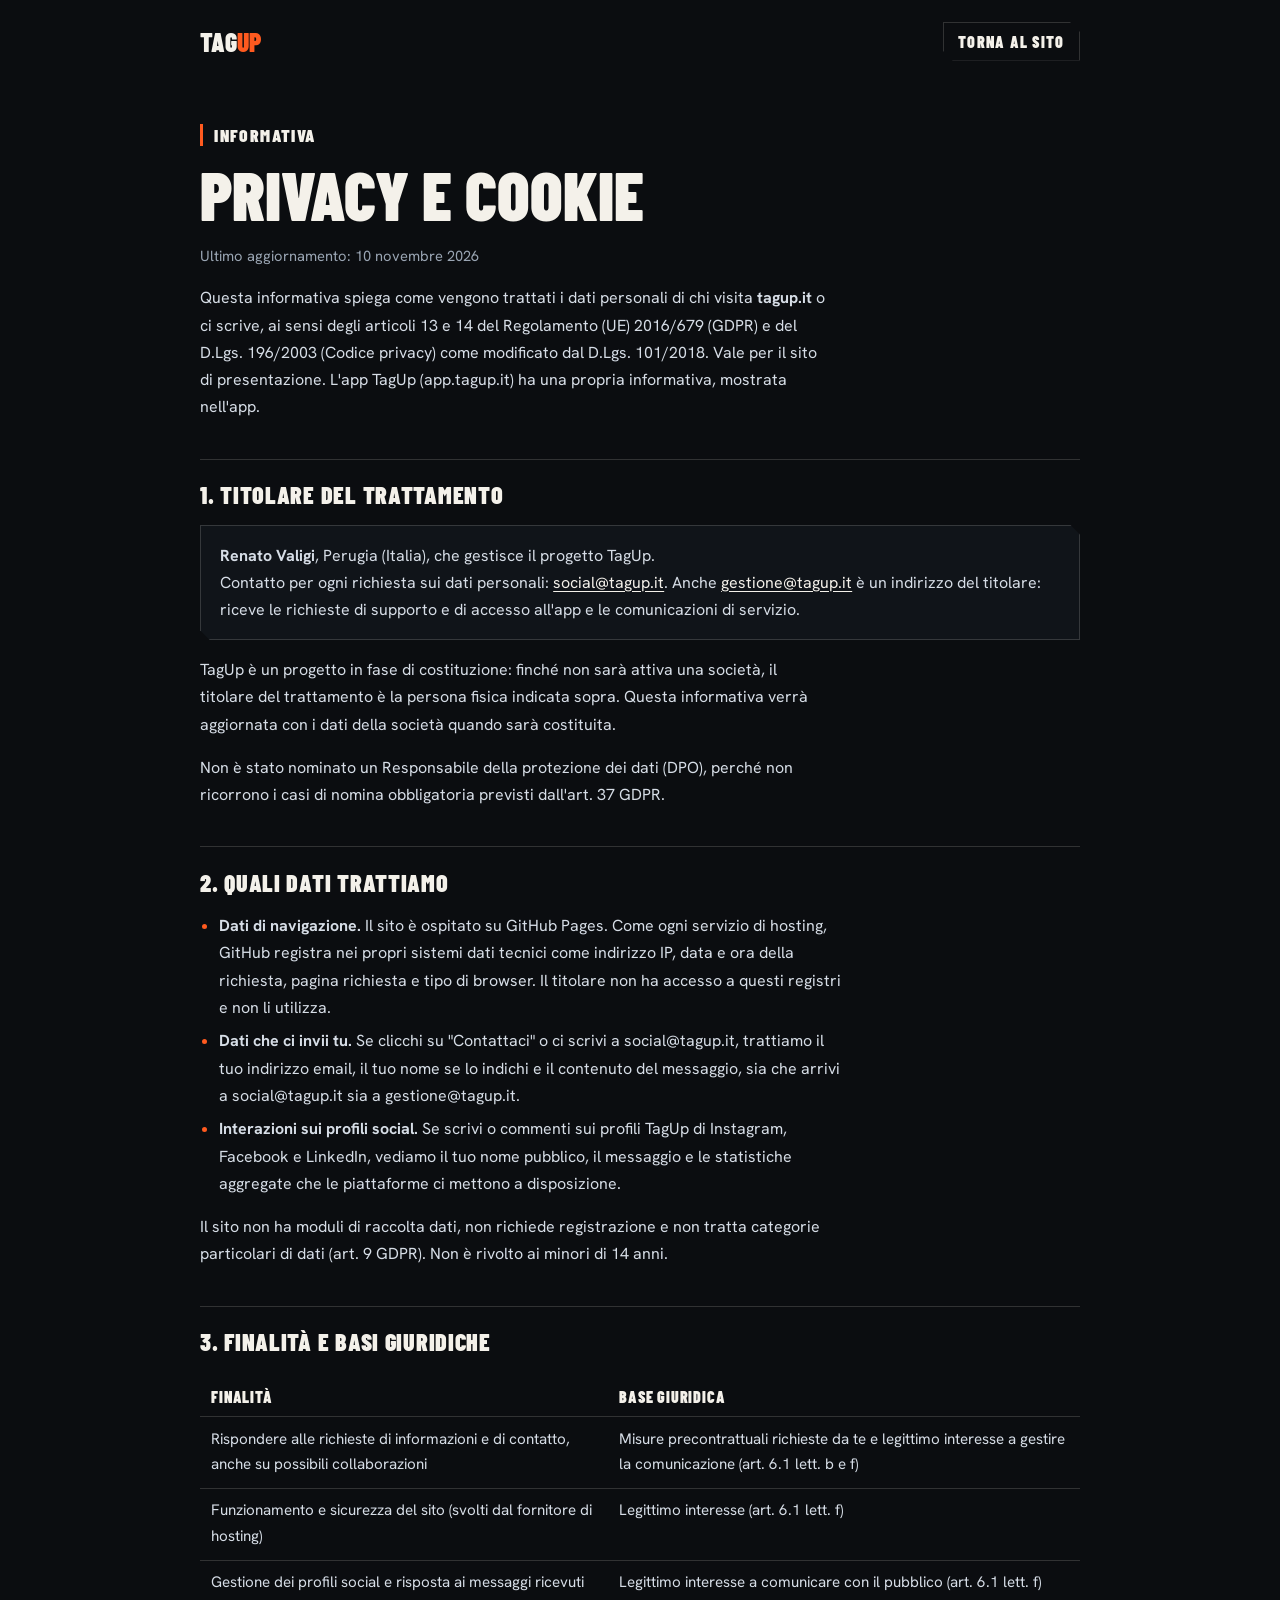
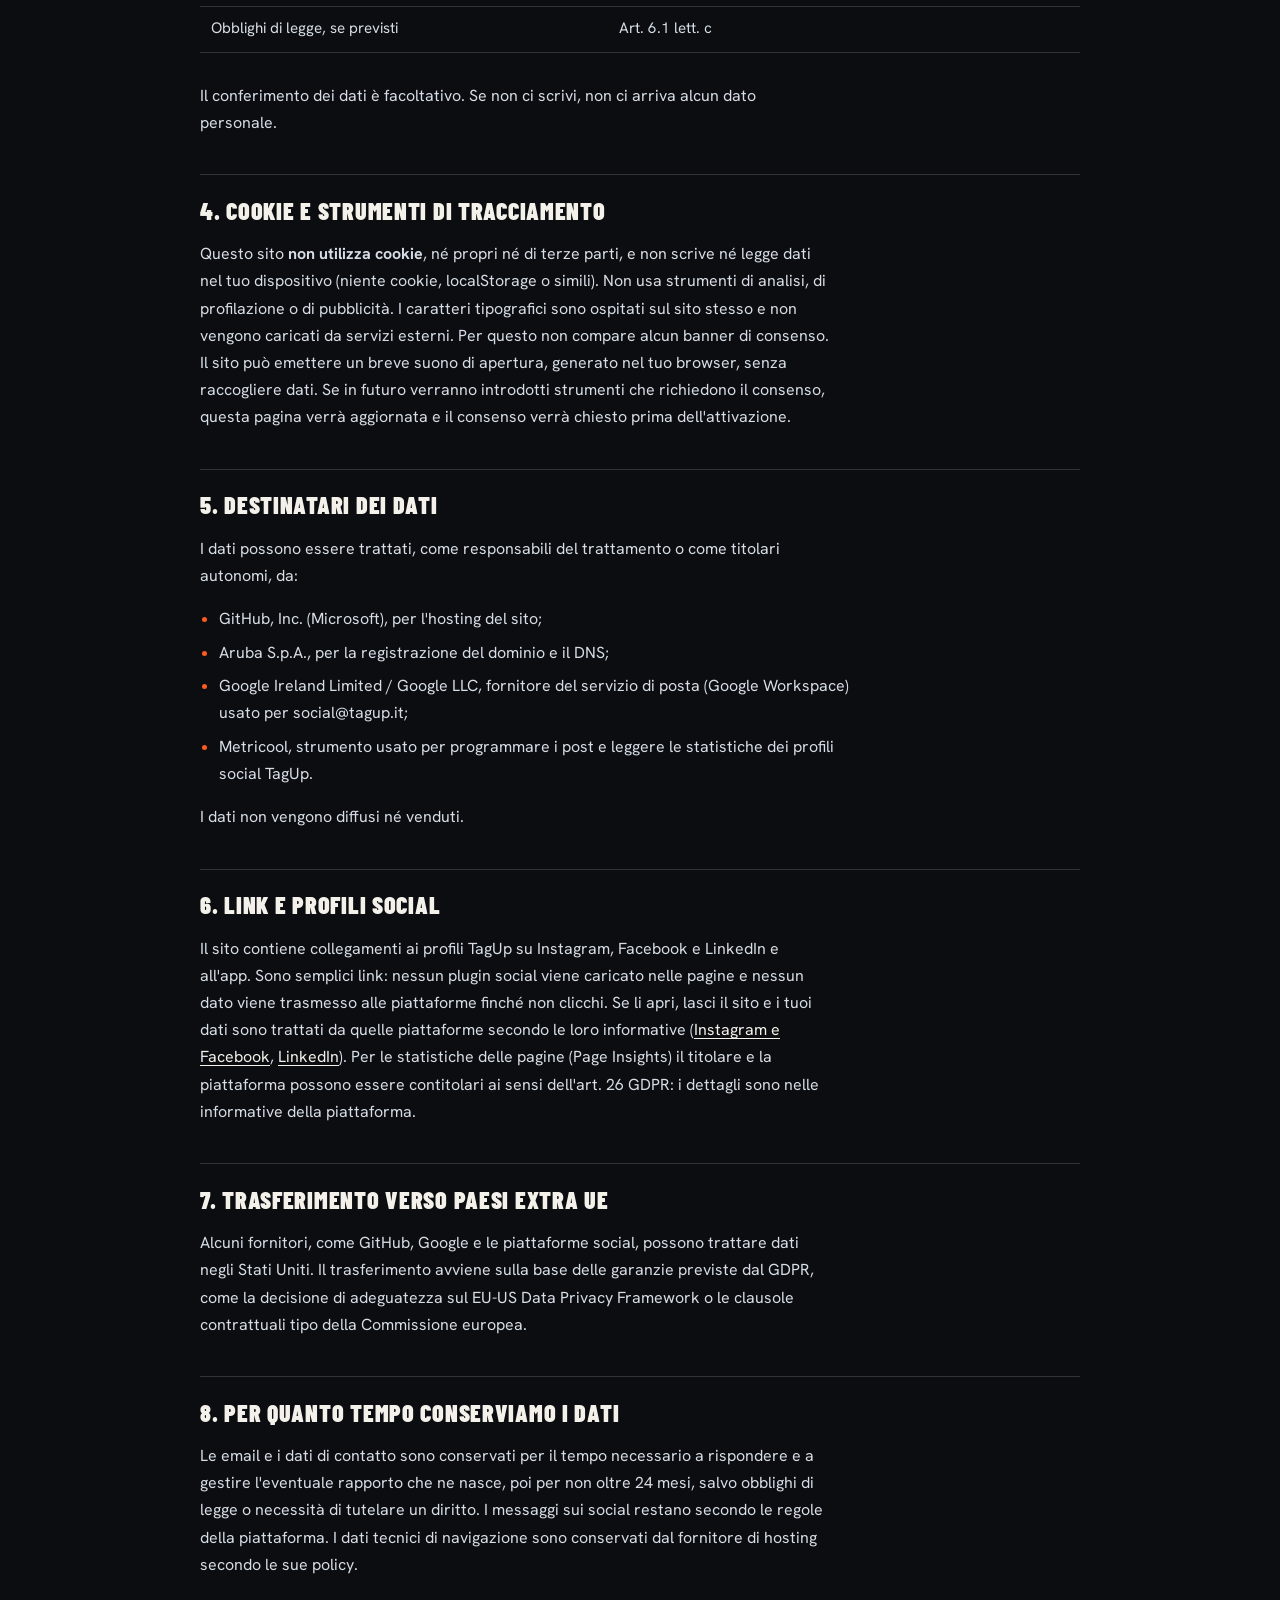
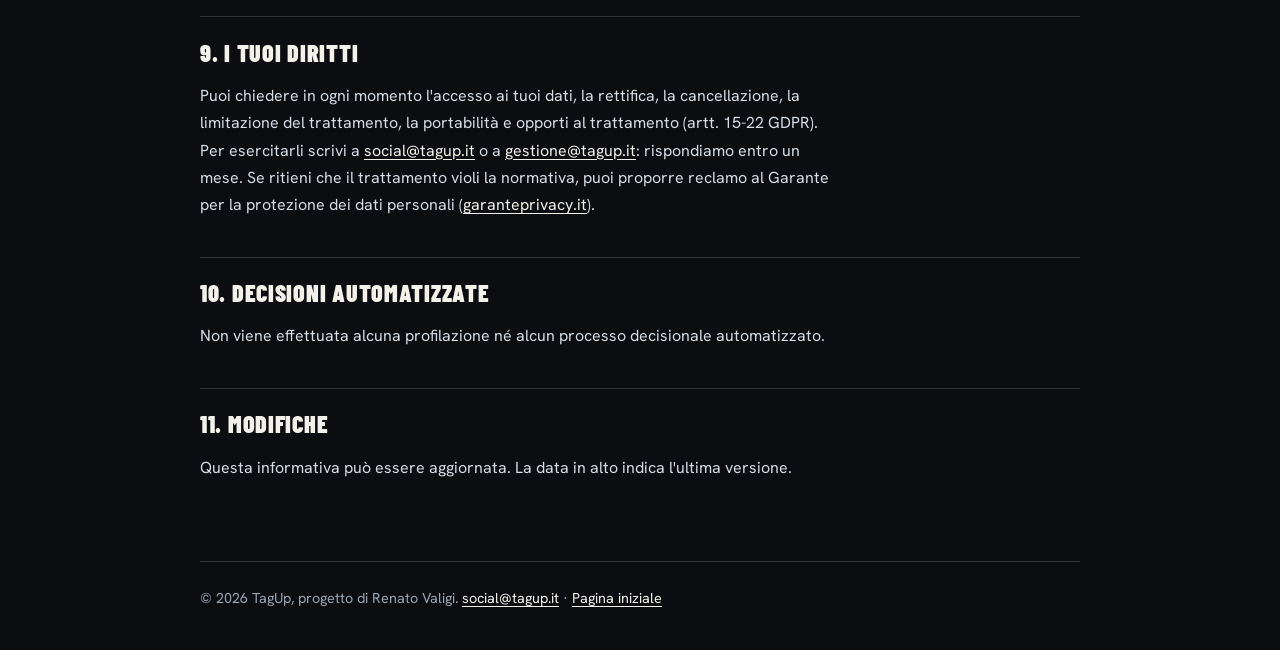
<file: privacy.html>
<!doctype html><html lang="it"><head><meta charset="utf-8"><meta http-equiv="Content-Security-Policy" content="default-src 'self'; script-src 'self' 'unsafe-inline'; style-src 'self' 'unsafe-inline'; img-src 'self' data:; font-src 'self' data:; media-src 'self' data: blob:; connect-src 'self'; object-src 'none'; base-uri 'self'; form-action 'none'"><meta name="referrer" content="strict-origin-when-cross-origin"><meta name="viewport" content="width=device-width, initial-scale=1, viewport-fit=cover"><title>Informativa privacy e cookie | TagUp</title><meta name="description" content="Come TagUp tratta i dati personali di chi visita tagup.it o ci scrive: titolare, finalità, destinatari, cookie e diritti ai sensi del GDPR."><link rel="canonical" href="https://tagup.it/privacy.html"><meta name="theme-color" content="#0b0d10"><link rel="stylesheet" href="assets/css/app-fonts.css"><style>
:root{--bg:#0b0d10;--ink:#f4f1ea;--soft:#d6dde6;--mut:#9aa5b3;--or:#ff5a1f;--line:rgba(244,241,234,.16);--cut:polygon(0 0,calc(100% - 10px) 0,100% 10px,100% 100%,10px 100%,0 calc(100% - 10px));color-scheme:dark}
*{box-sizing:border-box}html{scroll-behavior:smooth}
body{margin:0;background:var(--bg);color:var(--soft);font:400 1rem/1.7 "Tagup Text",system-ui,sans-serif;-webkit-font-smoothing:antialiased;padding-left:max(18px,env(safe-area-inset-left,0px));padding-right:max(18px,env(safe-area-inset-right,0px))}
a{color:var(--ink);text-underline-offset:3px}a:hover{color:var(--or)}
:focus-visible{outline:2px solid var(--or);outline-offset:3px}
.skip{position:absolute;left:12px;top:-60px;background:var(--or);color:var(--bg);padding:.6rem 1rem;font:400 1.05rem "Tagup Display",sans-serif;text-transform:uppercase;letter-spacing:.06em;text-decoration:none;z-index:9}.skip:focus{top:12px}
.top{max-width:880px;margin:0 auto;display:flex;justify-content:space-between;align-items:center;padding:22px 0}
.brand{font:400 1.6rem "Tagup Display",sans-serif;text-transform:uppercase;text-decoration:none;color:var(--ink);letter-spacing:.01em}.brand b{color:var(--or);font-weight:400}
.back{font:400 1rem "Tagup Display",sans-serif;text-transform:uppercase;letter-spacing:.08em;text-decoration:none;border:1px solid var(--line);padding:.55rem .9rem;clip-path:var(--cut)}
main{max-width:880px;margin:0 auto;padding:2.5rem 0 4rem}
.ey{display:inline-block;border-left:3px solid var(--or);padding-left:.7rem;font:400 1.1rem "Tagup Display",sans-serif;text-transform:uppercase;letter-spacing:.08em;color:var(--ink);margin:0 0 1rem}
h1{font:400 clamp(2.4rem,7vw,4.2rem)/.98 "Tagup Display",sans-serif;text-transform:uppercase;color:var(--ink);margin:0 0 1rem}
h2{font:400 1.5rem/1.1 "Tagup Display",sans-serif;text-transform:uppercase;letter-spacing:.03em;color:var(--ink);margin:2.4rem 0 .6rem;padding-top:1.4rem;border-top:1px solid var(--line)}
p,li{max-width:70ch}ul{padding-left:1.2rem}li{margin:.4rem 0}li::marker{color:var(--or)}
.date{color:var(--mut);font-size:.92rem}
.box{border:1px solid var(--line);background:#101419;padding:1rem 1.2rem;margin:1rem 0;clip-path:var(--cut)}
table{width:100%;border-collapse:collapse;font-size:.95rem;margin:.8rem 0}th,td{text-align:left;vertical-align:top;padding:.6rem .7rem;border-bottom:1px solid var(--line)}th{font:400 1rem "Tagup Display",sans-serif;text-transform:uppercase;letter-spacing:.05em;color:var(--ink)}
.tw{overflow-x:auto}
footer{max-width:880px;margin:0 auto;padding:1.5rem 0 2.5rem;border-top:1px solid var(--line);color:var(--mut);font-size:.9rem}
</style><link rel="icon" href="/favicon.ico" sizes="any"><link rel="icon" type="image/svg+xml" href="/favicon.svg"><link rel="icon" type="image/png" sizes="48x48" href="/assets/img/favicon-48.png"><link rel="icon" type="image/png" sizes="192x192" href="/assets/img/favicon-192.png"><link rel="apple-touch-icon" href="/apple-touch-icon.png"></head><body>
<a class="skip" href="#main">Vai al contenuto</a>
<header class="top"><a class="brand" href="/" aria-label="TagUp, pagina iniziale">Tag<b>Up</b></a><a class="back" href="/">Torna al sito</a></header>
<main id="main">
<p class="ey">Informativa</p><h1>Privacy e cookie</h1>
<p class="date">Ultimo aggiornamento: 10 novembre 2026</p>
<p>Questa informativa spiega come vengono trattati i dati personali di chi visita <b>tagup.it</b> o ci scrive, ai sensi degli articoli 13 e 14 del Regolamento (UE) 2016/679 (GDPR) e del D.Lgs. 196/2003 (Codice privacy) come modificato dal D.Lgs. 101/2018. Vale per il sito di presentazione. L'app TagUp (app.tagup.it) ha una propria informativa, mostrata nell'app.</p>

<h2>1. Titolare del trattamento</h2>
<div class="box"><b>Renato Valigi</b>, Perugia (Italia), che gestisce il progetto TagUp.<br>Contatto per ogni richiesta sui dati personali: <a href="mailto:social@tagup.it">social@tagup.it</a>. Anche <a href="mailto:gestione@tagup.it">gestione@tagup.it</a> è un indirizzo del titolare: riceve le richieste di supporto e di accesso all'app e le comunicazioni di servizio.</div>
<p>TagUp è un progetto in fase di costituzione: finché non sarà attiva una società, il titolare del trattamento è la persona fisica indicata sopra. Questa informativa verrà aggiornata con i dati della società quando sarà costituita.</p>
<p>Non è stato nominato un Responsabile della protezione dei dati (DPO), perché non ricorrono i casi di nomina obbligatoria previsti dall'art. 37 GDPR.</p>

<h2>2. Quali dati trattiamo</h2>
<ul>
<li><b>Dati di navigazione.</b> Il sito è ospitato su GitHub Pages. Come ogni servizio di hosting, GitHub registra nei propri sistemi dati tecnici come indirizzo IP, data e ora della richiesta, pagina richiesta e tipo di browser. Il titolare non ha accesso a questi registri e non li utilizza.</li>
<li><b>Dati che ci invii tu.</b> Se clicchi su "Contattaci" o ci scrivi a social@tagup.it, trattiamo il tuo indirizzo email, il tuo nome se lo indichi e il contenuto del messaggio, sia che arrivi a social@tagup.it sia a gestione@tagup.it.</li>
<li><b>Interazioni sui profili social.</b> Se scrivi o commenti sui profili TagUp di Instagram, Facebook e LinkedIn, vediamo il tuo nome pubblico, il messaggio e le statistiche aggregate che le piattaforme ci mettono a disposizione.</li>
</ul>
<p>Il sito non ha moduli di raccolta dati, non richiede registrazione e non tratta categorie particolari di dati (art. 9 GDPR). Non è rivolto ai minori di 14 anni.</p>

<h2>3. Finalità e basi giuridiche</h2>
<div class="tw"><table><thead><tr><th>Finalità</th><th>Base giuridica</th></tr></thead><tbody>
<tr><td>Rispondere alle richieste di informazioni e di contatto, anche su possibili collaborazioni</td><td>Misure precontrattuali richieste da te e legittimo interesse a gestire la comunicazione (art. 6.1 lett. b e f)</td></tr>
<tr><td>Funzionamento e sicurezza del sito (svolti dal fornitore di hosting)</td><td>Legittimo interesse (art. 6.1 lett. f)</td></tr>
<tr><td>Gestione dei profili social e risposta ai messaggi ricevuti</td><td>Legittimo interesse a comunicare con il pubblico (art. 6.1 lett. f)</td></tr>
<tr><td>Obblighi di legge, se previsti</td><td>Art. 6.1 lett. c</td></tr>
</tbody></table></div>
<p>Il conferimento dei dati è facoltativo. Se non ci scrivi, non ci arriva alcun dato personale.</p>

<h2>4. Cookie e strumenti di tracciamento</h2>
<p>Questo sito <b>non utilizza cookie</b>, né propri né di terze parti, e non scrive né legge dati nel tuo dispositivo (niente cookie, localStorage o simili). Non usa strumenti di analisi, di profilazione o di pubblicità. I caratteri tipografici sono ospitati sul sito stesso e non vengono caricati da servizi esterni. Per questo non compare alcun banner di consenso. Il sito può emettere un breve suono di apertura, generato nel tuo browser, senza raccogliere dati. Se in futuro verranno introdotti strumenti che richiedono il consenso, questa pagina verrà aggiornata e il consenso verrà chiesto prima dell'attivazione.</p>

<h2>5. Destinatari dei dati</h2>
<p>I dati possono essere trattati, come responsabili del trattamento o come titolari autonomi, da:</p>
<ul>
<li>GitHub, Inc. (Microsoft), per l'hosting del sito;</li>
<li>Aruba S.p.A., per la registrazione del dominio e il DNS;</li>
<li>Google Ireland Limited / Google LLC, fornitore del servizio di posta (Google Workspace) usato per social@tagup.it;</li>
<li>Metricool, strumento usato per programmare i post e leggere le statistiche dei profili social TagUp.</li>
</ul>
<p>I dati non vengono diffusi né venduti.</p>

<h2>6. Link e profili social</h2>
<p>Il sito contiene collegamenti ai profili TagUp su Instagram, Facebook e LinkedIn e all'app. Sono semplici link: nessun plugin social viene caricato nelle pagine e nessun dato viene trasmesso alle piattaforme finché non clicchi. Se li apri, lasci il sito e i tuoi dati sono trattati da quelle piattaforme secondo le loro informative (<a href="https://privacycenter.instagram.com/policy" target="_blank" rel="noopener">Instagram e Facebook</a>, <a href="https://www.linkedin.com/legal/privacy-policy" target="_blank" rel="noopener">LinkedIn</a>). Per le statistiche delle pagine (Page Insights) il titolare e la piattaforma possono essere contitolari ai sensi dell'art. 26 GDPR: i dettagli sono nelle informative della piattaforma.</p>

<h2>7. Trasferimento verso Paesi extra UE</h2>
<p>Alcuni fornitori, come GitHub, Google e le piattaforme social, possono trattare dati negli Stati Uniti. Il trasferimento avviene sulla base delle garanzie previste dal GDPR, come la decisione di adeguatezza sul EU-US Data Privacy Framework o le clausole contrattuali tipo della Commissione europea.</p>

<h2>8. Per quanto tempo conserviamo i dati</h2>
<p>Le email e i dati di contatto sono conservati per il tempo necessario a rispondere e a gestire l'eventuale rapporto che ne nasce, poi per non oltre 24 mesi, salvo obblighi di legge o necessità di tutelare un diritto. I messaggi sui social restano secondo le regole della piattaforma. I dati tecnici di navigazione sono conservati dal fornitore di hosting secondo le sue policy.</p>

<h2>9. I tuoi diritti</h2>
<p>Puoi chiedere in ogni momento l'accesso ai tuoi dati, la rettifica, la cancellazione, la limitazione del trattamento, la portabilità e opporti al trattamento (artt. 15-22 GDPR). Per esercitarli scrivi a <a href="mailto:social@tagup.it">social@tagup.it</a> o a <a href="mailto:gestione@tagup.it">gestione@tagup.it</a>: rispondiamo entro un mese. Se ritieni che il trattamento violi la normativa, puoi proporre reclamo al Garante per la protezione dei dati personali (<a href="https://www.garanteprivacy.it" target="_blank" rel="noopener">garanteprivacy.it</a>).</p>

<h2>10. Decisioni automatizzate</h2>
<p>Non viene effettuata alcuna profilazione né alcun processo decisionale automatizzato.</p>

<h2>11. Modifiche</h2>
<p>Questa informativa può essere aggiornata. La data in alto indica l'ultima versione.</p>
</main>
<footer>&copy; 2026 TagUp, progetto di Renato Valigi. <a href="mailto:social@tagup.it">social@tagup.it</a> &middot; <a href="/">Pagina iniziale</a></footer>
</body></html>
</file>
<file: assets/css/app-fonts.css>
@font-face{font-family:"Tagup Text";font-style:normal;font-weight:400;font-display:swap;src:url([data-uri]) format("woff2")}@font-face{font-family:"Tagup Text";font-style:normal;font-weight:500;font-display:swap;src:url([data-uri]) format("woff2")}@font-face{font-family:"Tagup Text";font-style:normal;font-weight:600;font-display:swap;src:url([data-uri]) format("woff2")}@font-face{font-family:"Tagup Text";font-style:normal;font-weight:700;font-display:swap;src:url([data-uri]) format("woff2")}@font-face{font-family:"Tagup Text";font-style:normal;font-weight:800;font-display:swap;src:url([data-uri]) format("woff2")}@font-face{font-family:"Tagup Display";font-style:normal;font-weight:400 900;font-display:swap;src:url([data-uri]) format("woff2")}
</file>
